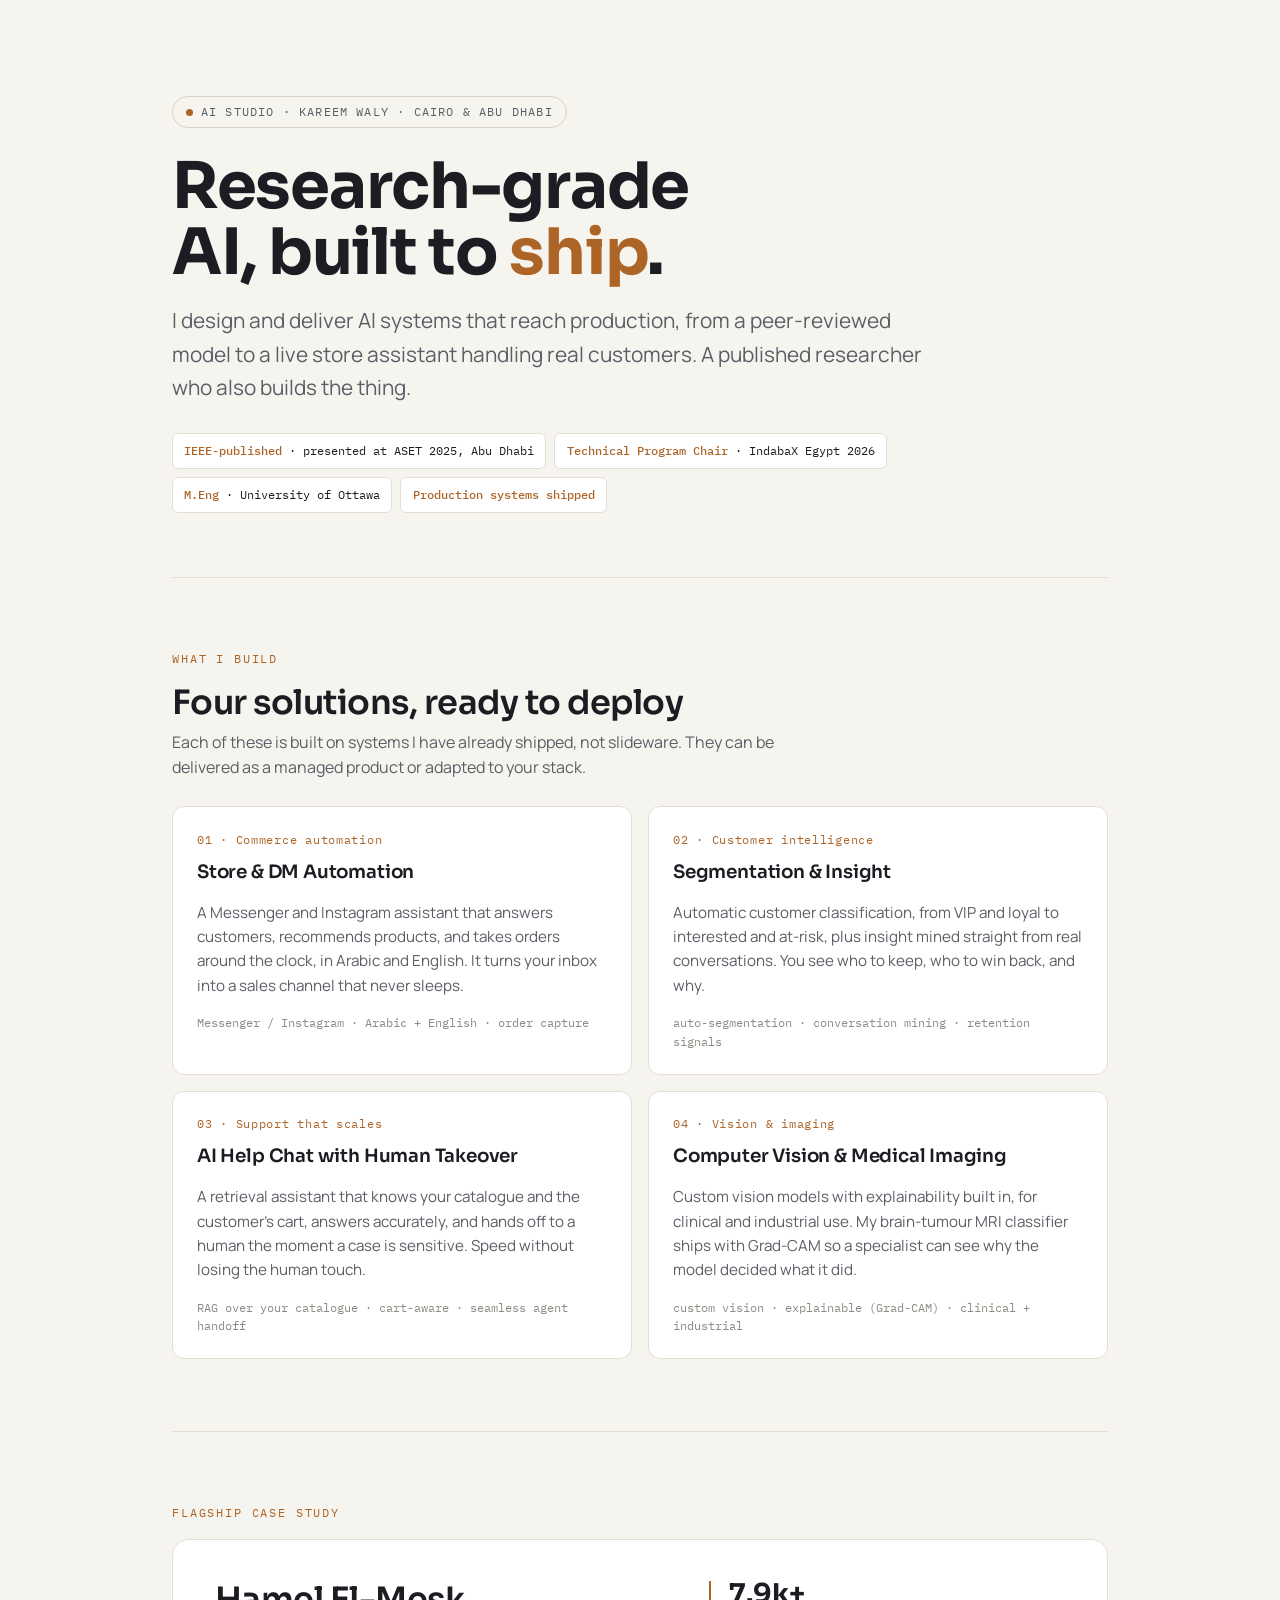
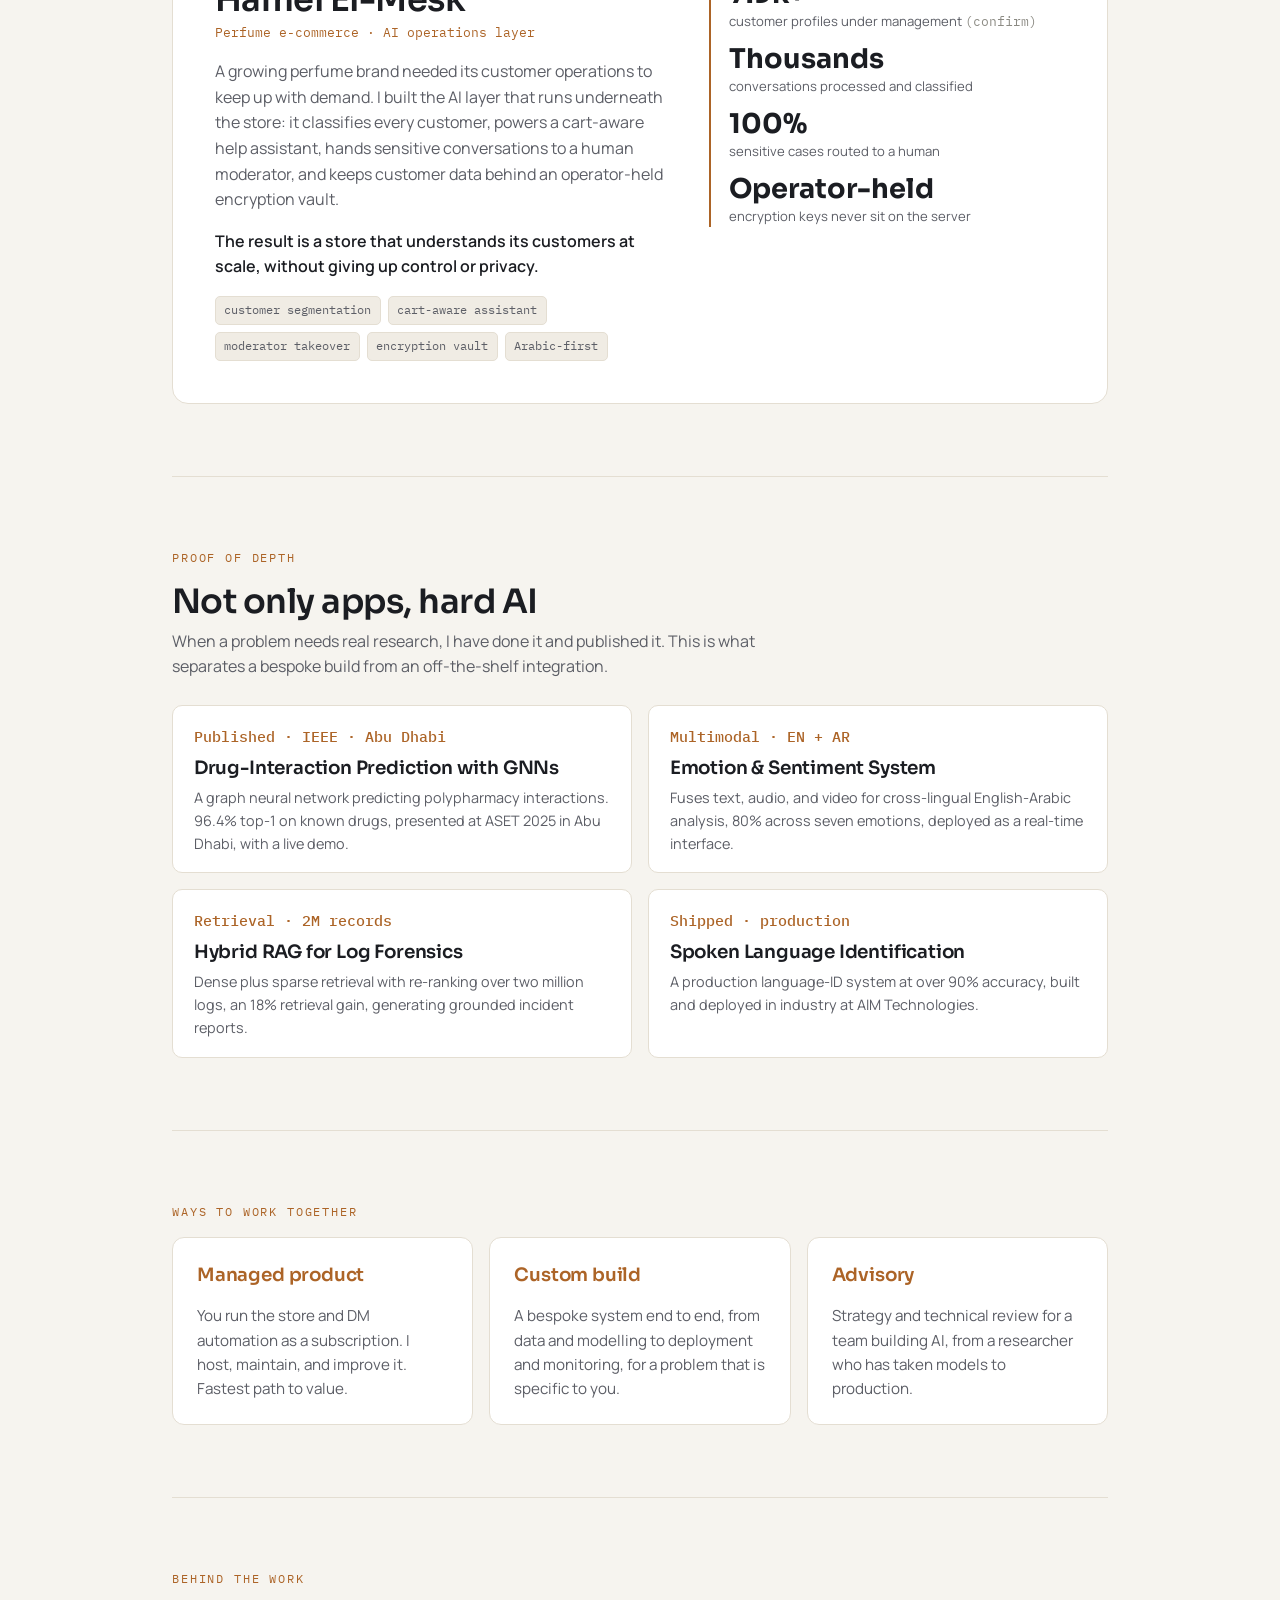
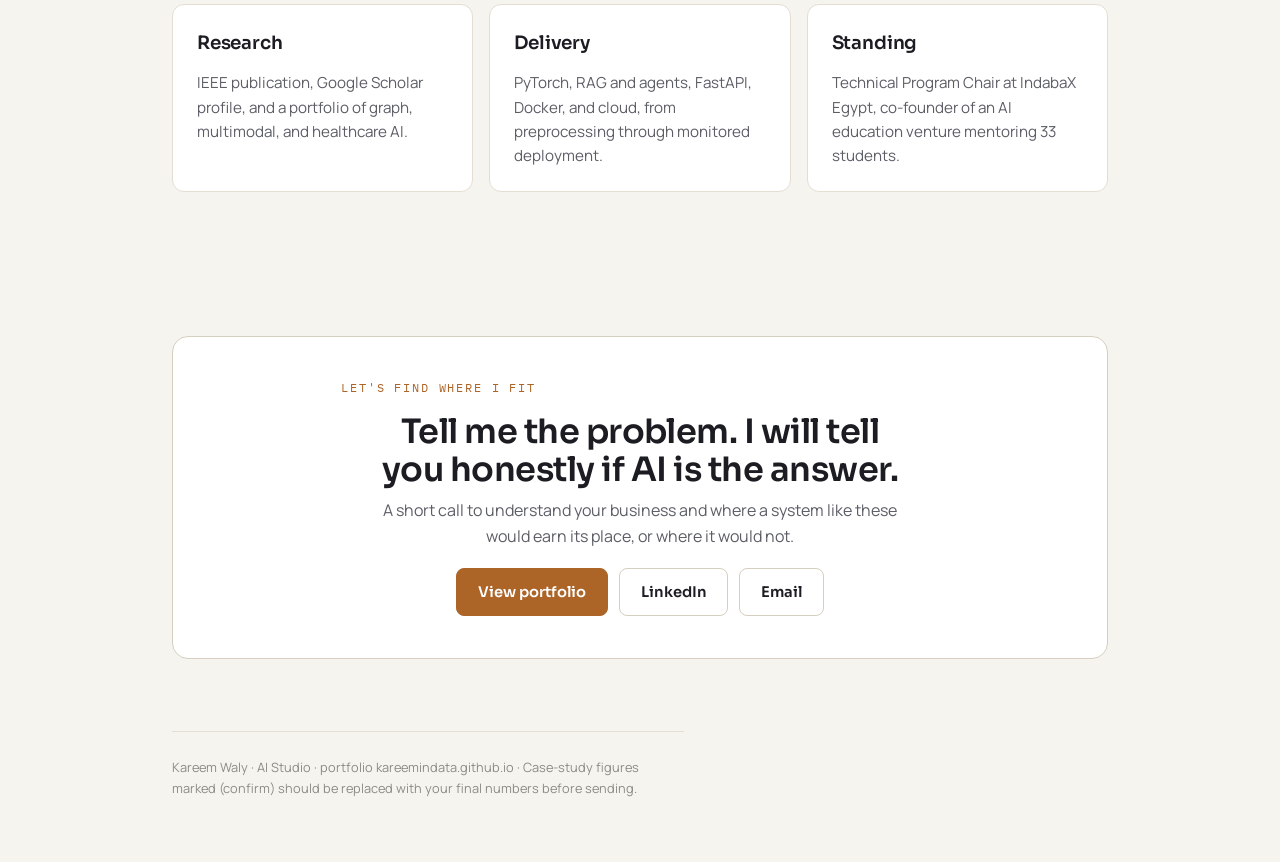
<file: studio/index.html>
<!doctype html>
<html lang="en">
<head>
<meta charset="utf-8">
<meta name="viewport" content="width=device-width, initial-scale=1">
<meta name="robots" content="noindex, nofollow, noarchive">
<meta property="og:type" content="website">
<meta property="og:title" content="Kareem Waly - AI Studio">
<meta property="og:description" content="Research-grade AI, built to ship. Four deployable solutions, a live e-commerce case study, and published research.">
<meta property="og:url" content="https://kareemindata.github.io/studio/">
<meta name="twitter:card" content="summary">
<title>Kareem Waly · AI Studio</title>
<link rel="preconnect" href="https://fonts.googleapis.com">
<link rel="preconnect" href="https://fonts.gstatic.com" crossorigin>
<link rel="stylesheet" href="https://fonts.googleapis.com/css2?family=Sora:wght@500;600;700&family=Manrope:wght@400;500;600&family=IBM+Plex+Mono:wght@400;500&display=swap">
<style>
  :root{
    --bg:#F6F4EF; --surface:#FFFFFF; --surface-2:#F0ECE4; --line:#E4DED2; --line-2:#D6CFBF;
    --ink:#1B1D22; --muted:#5C5E66; --faint:#8C8B84;
    --accent:#AC6427; --accent-2:#8A6A9A; --accent-soft:#F2E6D6; --on-accent:#FFFFFF;
    --ok:#3F7A55;
    --display:"Sora",-apple-system,BlinkMacSystemFont,sans-serif;
    --body:"Manrope",-apple-system,BlinkMacSystemFont,sans-serif;
    --mono:"IBM Plex Mono",ui-monospace,Menlo,monospace;
  }
  @media (prefers-color-scheme:dark){ :root:not([data-theme="light"]){
    --bg:#131519; --surface:#1B1E24; --surface-2:#23272F; --line:#2C313A; --line-2:#3A404A;
    --ink:#ECEDEF; --muted:#A3A7AF; --faint:#70747C;
    --accent:#D48D46; --accent-2:#B69BC6; --accent-soft:#241B12; --on-accent:#161309;
    --ok:#68B487;
  }}
  :root[data-theme="dark"]{
    --bg:#131519; --surface:#1B1E24; --surface-2:#23272F; --line:#2C313A; --line-2:#3A404A;
    --ink:#ECEDEF; --muted:#A3A7AF; --faint:#70747C;
    --accent:#D48D46; --accent-2:#B69BC6; --accent-soft:#241B12; --on-accent:#161309; --ok:#68B487;
  }
  :root[data-theme="light"]{
    --bg:#F6F4EF; --surface:#FFFFFF; --surface-2:#F0ECE4; --line:#E4DED2; --line-2:#D6CFBF;
    --ink:#1B1D22; --muted:#5C5E66; --faint:#8C8B84;
    --accent:#AC6427; --accent-2:#8A6A9A; --accent-soft:#F2E6D6; --on-accent:#FFFFFF; --ok:#3F7A55;
  }
  *{box-sizing:border-box}
  body{margin:0;background:var(--bg);color:var(--ink);font-family:var(--body);line-height:1.6;
    -webkit-font-smoothing:antialiased;text-rendering:optimizeLegibility;}
  .wrap{max-width:1000px;margin:0 auto;padding:0 clamp(1.1rem,4vw,2rem);}
  a{color:var(--accent);text-decoration:none;}
  section{padding:clamp(2.6rem,6vw,4.5rem) 0;border-top:1px solid var(--line);}
  .eyebrow{font-family:var(--mono);font-size:.72rem;letter-spacing:.16em;text-transform:uppercase;
    color:var(--accent);margin:0 0 1rem;}
  h1{font-family:var(--display);font-weight:700;font-size:clamp(2.2rem,6vw,4rem);line-height:1.04;
    letter-spacing:-.02em;text-wrap:balance;margin:0 0 1.1rem;}
  h2{font-family:var(--display);font-weight:600;font-size:clamp(1.5rem,3.4vw,2.1rem);line-height:1.12;
    letter-spacing:-.015em;text-wrap:balance;margin:0 0 .5rem;}
  h3{font-family:var(--display);font-weight:600;font-size:1.15rem;letter-spacing:-.01em;margin:0 0 .4rem;}
  p{margin:0 0 1rem;color:var(--muted);max-width:64ch;}
  .lede{font-size:clamp(1.05rem,2vw,1.3rem);color:var(--muted);max-width:60ch;}
  .ink{color:var(--ink);}

  /* hero */
  .hero{padding:clamp(3rem,8vw,6rem) 0 clamp(2.4rem,5vw,4rem);border-top:none;}
  .hero .tag{display:inline-flex;align-items:center;gap:.5rem;font-family:var(--mono);font-size:.74rem;
    letter-spacing:.1em;text-transform:uppercase;color:var(--muted);border:1px solid var(--line-2);
    border-radius:999px;padding:.35rem .8rem;margin-bottom:1.6rem;}
  .dotpulse{width:7px;height:7px;border-radius:50%;background:var(--accent);}
  .hero h1 .amp{color:var(--accent);}
  .credstrip{display:flex;flex-wrap:wrap;gap:.5rem;margin-top:1.8rem;}
  .cred{font-family:var(--mono);font-size:.76rem;color:var(--ink);background:var(--surface);
    border:1px solid var(--line);border-radius:6px;padding:.45rem .7rem;}
  .cred b{color:var(--accent);font-weight:500;}

  .grid{display:grid;gap:1rem;}
  .g2{grid-template-columns:repeat(2,1fr);}
  .g3{grid-template-columns:repeat(3,1fr);}
  @media (max-width:760px){ .g2,.g3{grid-template-columns:1fr;} }

  .card{background:var(--surface);border:1px solid var(--line);border-radius:12px;padding:1.4rem 1.5rem;
    display:flex;flex-direction:column;gap:.5rem;transition:border-color .18s,transform .18s;}
  .card:hover{border-color:var(--accent);transform:translateY(-2px);}
  .card .n{font-family:var(--mono);font-size:.75rem;color:var(--accent);letter-spacing:.06em;}
  .card p{margin:0;font-size:.95rem;}
  .card .use{margin-top:.5rem;font-family:var(--mono);font-size:.73rem;color:var(--faint);}

  .feature{background:var(--surface);border:1px solid var(--line);border-radius:16px;
    padding:clamp(1.6rem,4vw,2.6rem);display:grid;grid-template-columns:1.3fr 1fr;gap:2rem;align-items:start;}
  @media (max-width:820px){ .feature{grid-template-columns:1fr;} }
  .kpis{display:flex;flex-direction:column;gap:.9rem;border-left:2px solid var(--accent);padding-left:1.1rem;}
  .kpi .v{font-family:var(--display);font-weight:700;font-size:1.7rem;color:var(--ink);line-height:1;}
  .kpi .l{font-size:.82rem;color:var(--muted);margin-top:.15rem;}
  .chips{display:flex;flex-wrap:wrap;gap:.4rem;margin-top:.4rem;}
  .chip{font-family:var(--mono);font-size:.72rem;color:var(--muted);background:var(--surface-2);
    border:1px solid var(--line);border-radius:5px;padding:.28rem .55rem;}

  .proof{display:grid;grid-template-columns:repeat(2,1fr);gap:1rem;}
  @media (max-width:760px){ .proof{grid-template-columns:1fr;} }
  .pitem{border:1px solid var(--line);border-radius:10px;padding:1.1rem 1.3rem;background:var(--surface);}
  .pitem .m{font-family:var(--mono);font-size:.95rem;color:var(--accent);font-weight:500;}
  .pitem p{margin:.2rem 0 0;font-size:.9rem;}

  .eng{display:grid;grid-template-columns:repeat(3,1fr);gap:1rem;}
  @media (max-width:760px){ .eng{grid-template-columns:1fr;} }
  .eng .card h3{color:var(--accent);}

  .contact{background:var(--surface);border:1px solid var(--line-2);border-radius:16px;
    padding:clamp(1.6rem,4vw,2.6rem);text-align:center;}
  .btns{display:flex;flex-wrap:wrap;gap:.7rem;justify-content:center;margin-top:1.2rem;}
  .btn{font-family:var(--display);font-weight:600;font-size:.92rem;padding:.7rem 1.3rem;border-radius:8px;
    border:1px solid var(--line-2);color:var(--ink);}
  .btn.primary{background:var(--accent);color:var(--on-accent);border-color:var(--accent);}
  a:focus-visible,.btn:focus-visible{outline:2px solid var(--accent);outline-offset:3px;}
  .mono{font-family:var(--mono);}
  .foot{color:var(--faint);font-size:.8rem;padding:1.6rem 0 3rem;border-top:1px solid var(--line);}
  @media (prefers-reduced-motion:reduce){ *{transition:none!important;} }
</style>
<style>img{max-width:100%}[hidden]{display:none!important}</style>
</head>
<body>


<div class="wrap">

  <header class="hero">
    <span class="tag"><span class="dotpulse"></span> AI Studio · Kareem Waly · Cairo &amp; Abu Dhabi</span>
    <h1>Research-grade AI, built to <span class="amp">ship</span>.</h1>
    <p class="lede">I design and deliver AI systems that reach production, from a peer-reviewed model to a live store assistant handling real customers. A published researcher who also builds the thing.</p>
    <div class="credstrip">
      <span class="cred"><b>IEEE-published</b> · presented at ASET 2025, Abu Dhabi</span>
      <span class="cred"><b>Technical Program Chair</b> · IndabaX Egypt 2026</span>
      <span class="cred"><b>M.Eng</b> · University of Ottawa</span>
      <span class="cred"><b>Production systems shipped</b></span>
    </div>
  </header>

  <section>
    <p class="eyebrow">What I build</p>
    <h2 class="ink">Four solutions, ready to deploy</h2>
    <p>Each of these is built on systems I have already shipped, not slideware. They can be delivered as a managed product or adapted to your stack.</p>
    <div class="grid g2" style="margin-top:1.6rem">
      <div class="card">
        <span class="n">01 · Commerce automation</span>
        <h3>Store &amp; DM Automation</h3>
        <p>A Messenger and Instagram assistant that answers customers, recommends products, and takes orders around the clock, in Arabic and English. It turns your inbox into a sales channel that never sleeps.</p>
        <span class="use">Messenger / Instagram · Arabic + English · order capture</span>
      </div>
      <div class="card">
        <span class="n">02 · Customer intelligence</span>
        <h3>Segmentation &amp; Insight</h3>
        <p>Automatic customer classification, from VIP and loyal to interested and at-risk, plus insight mined straight from real conversations. You see who to keep, who to win back, and why.</p>
        <span class="use">auto-segmentation · conversation mining · retention signals</span>
      </div>
      <div class="card">
        <span class="n">03 · Support that scales</span>
        <h3>AI Help Chat with Human Takeover</h3>
        <p>A retrieval assistant that knows your catalogue and the customer's cart, answers accurately, and hands off to a human the moment a case is sensitive. Speed without losing the human touch.</p>
        <span class="use">RAG over your catalogue · cart-aware · seamless agent handoff</span>
      </div>
      <div class="card">
        <span class="n">04 · Vision &amp; imaging</span>
        <h3>Computer Vision &amp; Medical Imaging</h3>
        <p>Custom vision models with explainability built in, for clinical and industrial use. My brain-tumour MRI classifier ships with Grad-CAM so a specialist can see why the model decided what it did.</p>
        <span class="use">custom vision · explainable (Grad-CAM) · clinical + industrial</span>
      </div>
    </div>
  </section>

  <section>
    <p class="eyebrow">Flagship case study</p>
    <div class="feature">
      <div>
        <h2 class="ink">Hamel El-Mesk</h2>
        <p style="color:var(--accent);font-family:var(--mono);font-size:.82rem;margin:-.3rem 0 1rem">Perfume e-commerce · AI operations layer</p>
        <p>A growing perfume brand needed its customer operations to keep up with demand. I built the AI layer that runs underneath the store: it classifies every customer, powers a cart-aware help assistant, hands sensitive conversations to a human moderator, and keeps customer data behind an operator-held encryption vault.</p>
        <p class="ink" style="font-weight:600">The result is a store that understands its customers at scale, without giving up control or privacy.</p>
        <div class="chips">
          <span class="chip">customer segmentation</span>
          <span class="chip">cart-aware assistant</span>
          <span class="chip">moderator takeover</span>
          <span class="chip">encryption vault</span>
          <span class="chip">Arabic-first</span>
        </div>
      </div>
      <div class="kpis">
        <div class="kpi"><div class="v">7.9k+</div><div class="l">customer profiles under management <span class="mono" style="color:var(--faint)">(confirm)</span></div></div>
        <div class="kpi"><div class="v">Thousands</div><div class="l">conversations processed and classified</div></div>
        <div class="kpi"><div class="v">100%</div><div class="l">sensitive cases routed to a human</div></div>
        <div class="kpi"><div class="v">Operator-held</div><div class="l">encryption keys never sit on the server</div></div>
      </div>
    </div>
  </section>

  <section>
    <p class="eyebrow">Proof of depth</p>
    <h2 class="ink">Not only apps, hard AI</h2>
    <p>When a problem needs real research, I have done it and published it. This is what separates a bespoke build from an off-the-shelf integration.</p>
    <div class="proof" style="margin-top:1.6rem">
      <div class="pitem">
        <div class="m">Published · IEEE · Abu Dhabi</div>
        <h3 style="margin:.3rem 0 .1rem">Drug-Interaction Prediction with GNNs</h3>
        <p>A graph neural network predicting polypharmacy interactions. 96.4% top-1 on known drugs, presented at ASET 2025 in Abu Dhabi, with a live demo.</p>
      </div>
      <div class="pitem">
        <div class="m">Multimodal · EN + AR</div>
        <h3 style="margin:.3rem 0 .1rem">Emotion &amp; Sentiment System</h3>
        <p>Fuses text, audio, and video for cross-lingual English-Arabic analysis, 80% across seven emotions, deployed as a real-time interface.</p>
      </div>
      <div class="pitem">
        <div class="m">Retrieval · 2M records</div>
        <h3 style="margin:.3rem 0 .1rem">Hybrid RAG for Log Forensics</h3>
        <p>Dense plus sparse retrieval with re-ranking over two million logs, an 18% retrieval gain, generating grounded incident reports.</p>
      </div>
      <div class="pitem">
        <div class="m">Shipped · production</div>
        <h3 style="margin:.3rem 0 .1rem">Spoken Language Identification</h3>
        <p>A production language-ID system at over 90% accuracy, built and deployed in industry at AIM Technologies.</p>
      </div>
    </div>
  </section>

  <section>
    <p class="eyebrow">Ways to work together</p>
    <div class="eng">
      <div class="card">
        <h3>Managed product</h3>
        <p>You run the store and DM automation as a subscription. I host, maintain, and improve it. Fastest path to value.</p>
      </div>
      <div class="card">
        <h3>Custom build</h3>
        <p>A bespoke system end to end, from data and modelling to deployment and monitoring, for a problem that is specific to you.</p>
      </div>
      <div class="card">
        <h3>Advisory</h3>
        <p>Strategy and technical review for a team building AI, from a researcher who has taken models to production.</p>
      </div>
    </div>
  </section>

  <section>
    <p class="eyebrow">Behind the work</p>
    <div class="grid g3">
      <div class="card"><h3>Research</h3><p>IEEE publication, Google Scholar profile, and a portfolio of graph, multimodal, and healthcare AI.</p></div>
      <div class="card"><h3>Delivery</h3><p>PyTorch, RAG and agents, FastAPI, Docker, and cloud, from preprocessing through monitored deployment.</p></div>
      <div class="card"><h3>Standing</h3><p>Technical Program Chair at IndabaX Egypt, co-founder of an AI education venture mentoring 33 students.</p></div>
    </div>
  </section>

  <section style="border-top:none">
    <div class="contact">
      <p class="eyebrow" style="text-align:center">Let's find where I fit</p>
      <h2 class="ink" style="max-width:22ch;margin:0 auto .6rem">Tell me the problem. I will tell you honestly if AI is the answer.</h2>
      <p style="margin:0 auto;max-width:52ch">A short call to understand your business and where a system like these would earn its place, or where it would not.</p>
      <div class="btns">
        <a class="btn primary" href="https://kareemindata.github.io">View portfolio</a>
        <a class="btn" href="https://linkedin.com/in/kareemindata">LinkedIn</a>
        <a class="btn" href="mailto:kwaly008@uottawa.ca">Email</a>
      </div>
    </div>
  </section>

  <p class="foot">Kareem Waly · AI Studio · portfolio kareemindata.github.io · Case-study figures marked (confirm) should be replaced with your final numbers before sending.</p>
</div>

</body>
</html>
</file>
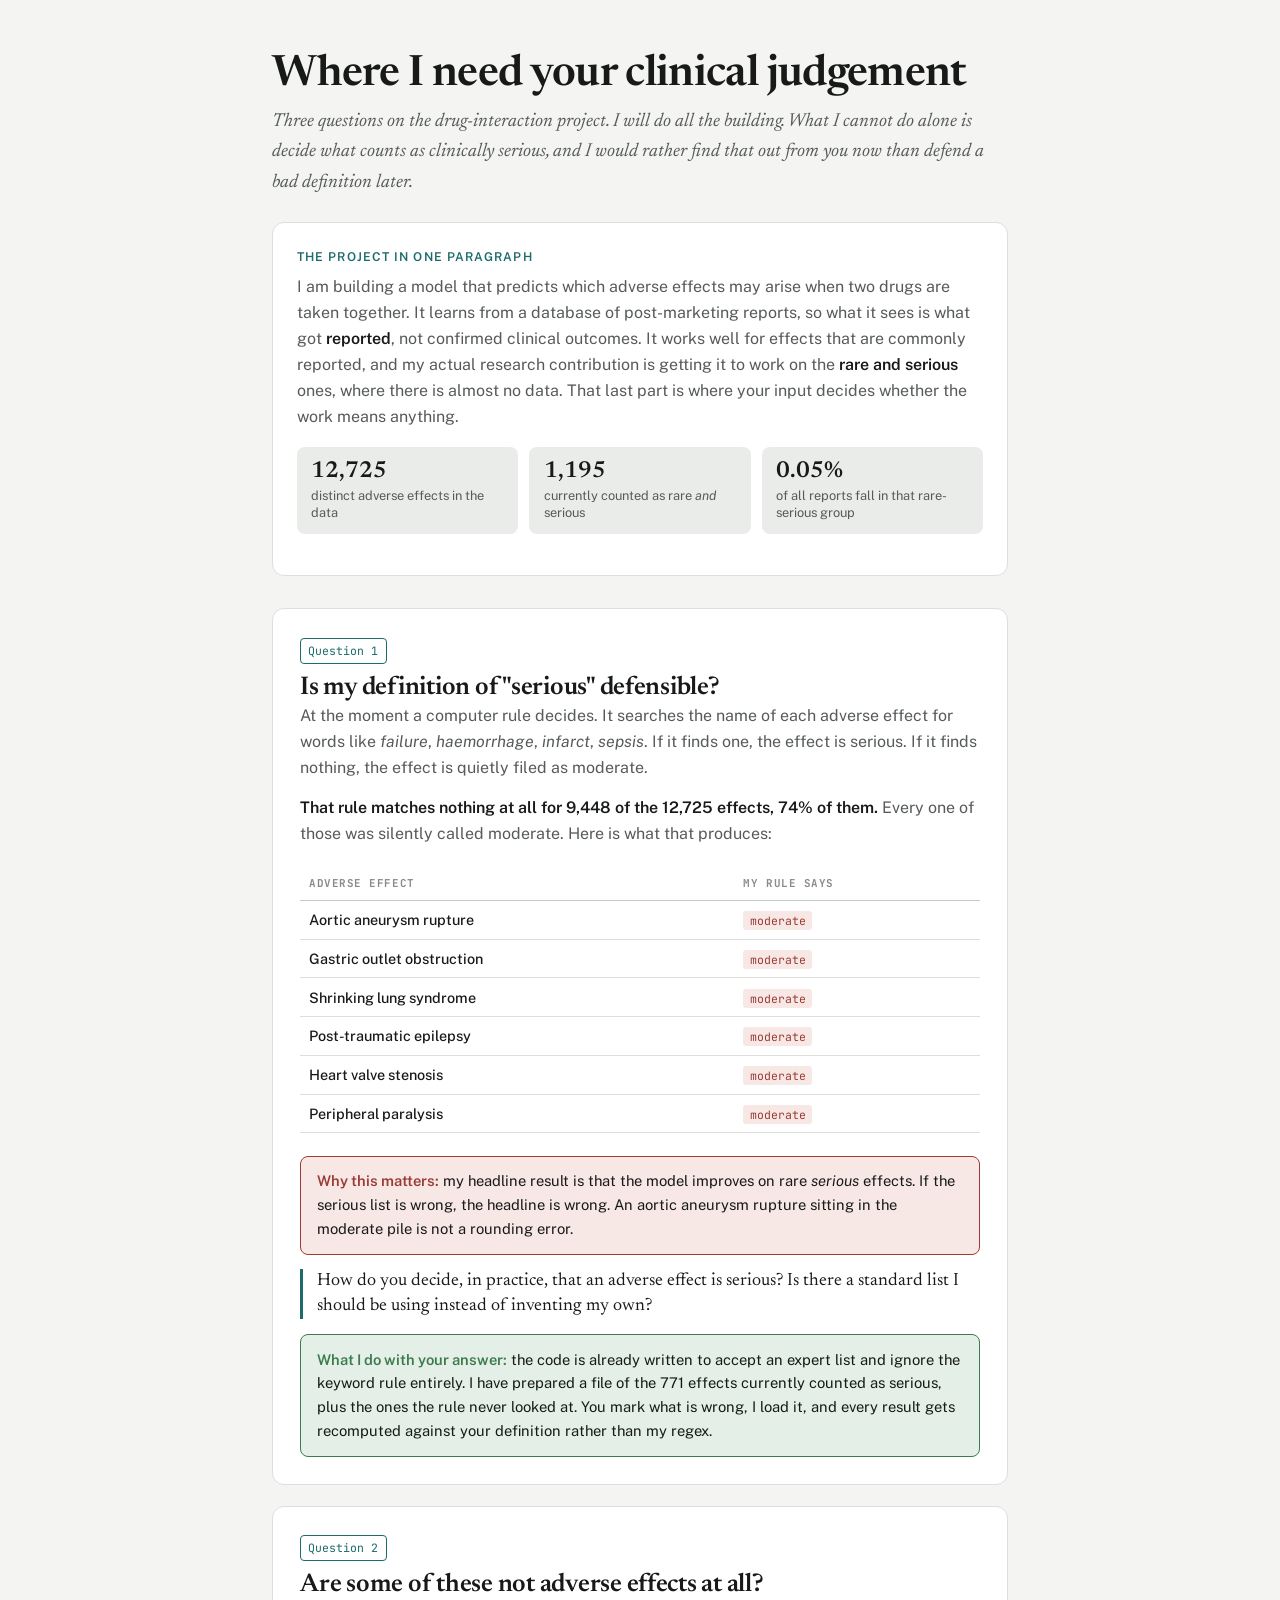
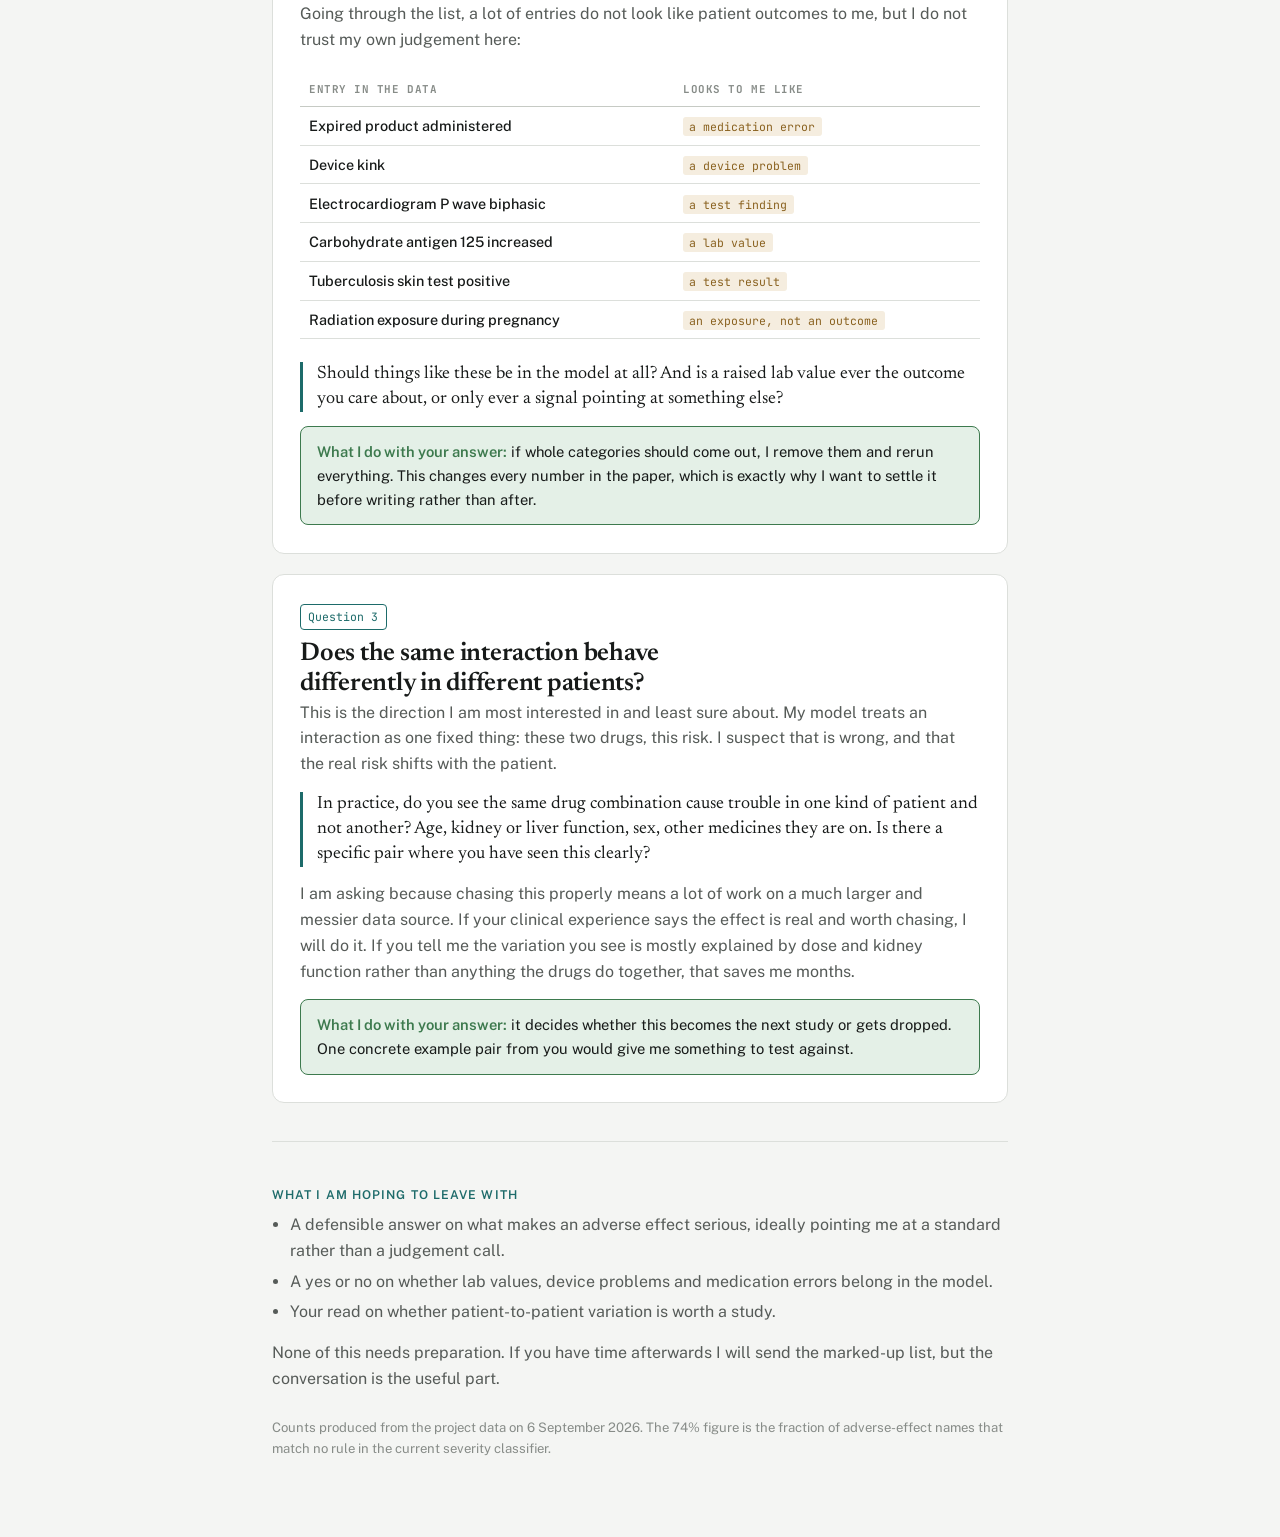
<file: research/clinical-review/index.html>
<!doctype html>
<html lang="en">
<head>
<meta charset="utf-8">
<meta name="viewport" content="width=device-width, initial-scale=1">
<meta name="robots" content="noindex, nofollow, noarchive">
<meta property="og:type" content="article">
<meta property="og:title" content="PrecisionDDI Clinical Review">
<meta property="og:description" content="Three questions where the drug-interaction project needs clinical judgement.">
<meta property="og:url" content="https://kareemindata.github.io/research/clinical-review/">
<title>PrecisionDDI Clinical Review</title>
<link rel="preconnect" href="https://fonts.googleapis.com">
<link rel="preconnect" href="https://fonts.gstatic.com" crossorigin>
<link rel="stylesheet" href="https://fonts.googleapis.com/css2?family=Newsreader:ital,opsz,wght@0,6..72,400;0,6..72,600;1,6..72,400&family=Public+Sans:wght@400;500;600&family=JetBrains+Mono:wght@400;500&display=swap">
<style>
  :root{
    --bg:#F4F5F3; --surface:#FFFFFF; --surface-2:#EAECE9; --line:#DCDFDB; --line-2:#C6CAC4;
    --ink:#171A19; --muted:#565B58; --faint:#878C88;
    --accent:#1D6B6A; --accent-soft:#E2EFEE;
    --stop:#9B3B33; --stop-soft:#F7E8E6;
    --warn:#8A6220; --warn-soft:#F5EDDF;
    --ok:#3D7A4E; --ok-soft:#E4F0E7;
    --display:"Newsreader",Georgia,serif;
    --body:"Public Sans",-apple-system,BlinkMacSystemFont,sans-serif;
    --mono:"JetBrains Mono",ui-monospace,Consolas,monospace;
  }
  @media (prefers-color-scheme:dark){ :root:not([data-theme="light"]){
    --bg:#131614; --surface:#1B1F1D; --surface-2:#232825; --line:#2E3431; --line-2:#3C433F;
    --ink:#E9ECEA; --muted:#A0A6A2; --faint:#6E7470;
    --accent:#4FB3B0; --accent-soft:#122A29;
    --stop:#D97970; --stop-soft:#2A1614;
    --warn:#D3A055; --warn-soft:#26200F;
    --ok:#6FBE84; --ok-soft:#152318;
  }}
  :root[data-theme="dark"]{
    --bg:#131614; --surface:#1B1F1D; --surface-2:#232825; --line:#2E3431; --line-2:#3C433F;
    --ink:#E9ECEA; --muted:#A0A6A2; --faint:#6E7470;
    --accent:#4FB3B0; --accent-soft:#122A29;
    --stop:#D97970; --stop-soft:#2A1614;
    --warn:#D3A055; --warn-soft:#26200F;
    --ok:#6FBE84; --ok-soft:#152318;
  }
  :root[data-theme="light"]{
    --bg:#F4F5F3; --surface:#FFFFFF; --surface-2:#EAECE9; --line:#DCDFDB; --line-2:#C6CAC4;
    --ink:#171A19; --muted:#565B58; --faint:#878C88;
    --accent:#1D6B6A; --accent-soft:#E2EFEE;
    --stop:#9B3B33; --stop-soft:#F7E8E6;
    --warn:#8A6220; --warn-soft:#F5EDDF;
    --ok:#3D7A4E; --ok-soft:#E4F0E7;
  }
  *{box-sizing:border-box}
  body{margin:0;background:var(--bg);color:var(--ink);font-family:var(--body);
    line-height:1.62;-webkit-font-smoothing:antialiased;}
  .wrap{max-width:800px;margin:0 auto;padding:clamp(1.6rem,4vw,3.2rem) clamp(1.1rem,4vw,2rem) 4rem;}
  h1{font-family:var(--display);font-weight:600;font-size:clamp(1.9rem,4.6vw,2.7rem);
    line-height:1.1;letter-spacing:-.015em;margin:0 0 .5rem;text-wrap:balance;}
  h2{font-family:var(--display);font-weight:600;font-size:clamp(1.25rem,2.6vw,1.6rem);
    line-height:1.18;margin:0;letter-spacing:-.01em;text-wrap:balance;}
  h3{font-family:var(--body);font-weight:600;font-size:.76rem;text-transform:uppercase;
    letter-spacing:.09em;color:var(--accent);margin:1.3rem 0 .45rem;}
  p{margin:0 0 .85rem;color:var(--muted);}
  .sub{font-family:var(--display);font-style:italic;font-size:clamp(1rem,2vw,1.18rem);
    color:var(--muted);margin:0 0 1.5rem;}
  .ink{color:var(--ink)} b{color:var(--ink);font-weight:600}
  ul{margin:0 0 .9rem;padding-left:1.15rem;color:var(--muted)} li{margin:.3rem 0}
  code{font-family:var(--mono);font-size:.86em;background:var(--surface-2);
    padding:.1em .35em;border-radius:3px;color:var(--ink);}

  .intro{background:var(--surface);border:1px solid var(--line);border-radius:12px;
    padding:clamp(1rem,3vw,1.5rem);margin:0 0 2rem;}
  .intro p:last-child{margin-bottom:0}

  .item{background:var(--surface);border:1px solid var(--line);border-radius:12px;
    padding:clamp(1.1rem,3vw,1.7rem);margin:0 0 1.3rem;}
  .item .n{display:inline-block;font-family:var(--mono);font-size:.72rem;color:var(--accent);
    border:1px solid var(--accent);border-radius:4px;padding:.15rem .45rem;margin-bottom:.6rem;}
  .ask{font-family:var(--display);font-size:1.12rem;color:var(--ink);line-height:1.4;
    border-left:3px solid var(--accent);padding-left:.85rem;margin:.9rem 0;}

  table{border-collapse:collapse;width:100%;font-size:.9rem;margin:.5rem 0;}
  th,td{border-bottom:1px solid var(--line);padding:.45rem .55rem;text-align:left;color:var(--muted);}
  th{font-family:var(--mono);font-size:.68rem;text-transform:uppercase;letter-spacing:.05em;
    color:var(--faint);border-bottom:1px solid var(--line-2);}
  td.se{color:var(--ink);font-weight:500}
  .tag{font-family:var(--mono);font-size:.72rem;padding:.12rem .4rem;border-radius:3px;
    white-space:nowrap;}
  .tag.bad{background:var(--stop-soft);color:var(--stop)}
  .tag.mid{background:var(--warn-soft);color:var(--warn)}
  .scroll{overflow-x:auto}

  .stat{display:grid;grid-template-columns:repeat(3,1fr);gap:.7rem;margin:1.1rem 0;}
  @media (max-width:640px){.stat{grid-template-columns:1fr}}
  .s{background:var(--surface-2);border-radius:8px;padding:.75rem .9rem;}
  .s .v{font-family:var(--display);font-size:1.45rem;font-weight:600;color:var(--ink);
    line-height:1.1;font-variant-numeric:tabular-nums;}
  .s .l{font-size:.8rem;color:var(--muted);margin-top:.15rem;line-height:1.35}
  .flag{background:var(--stop-soft);border:1px solid var(--stop);border-radius:8px;
    padding:.8rem 1rem;margin:.9rem 0 0;font-size:.92rem;color:var(--ink);}
  .flag b{color:var(--stop)}
  .use{background:var(--ok-soft);border:1px solid var(--ok);border-radius:8px;
    padding:.8rem 1rem;margin:.9rem 0 0;font-size:.92rem;color:var(--ink);}
  .use b{color:var(--ok)}
  .close{border-top:1px solid var(--line);margin-top:2.4rem;padding-top:1.4rem;}
  .foot{color:var(--faint);font-size:.82rem;margin-top:1.6rem;}
</style>
<style>img{max-width:100%}[hidden]{display:none!important}</style>
</head>
<body>


<div class="wrap">

  <h1>Where I need your clinical judgement</h1>
  <p class="sub">Three questions on the drug-interaction project. I will do all the building. What I cannot do alone is decide what counts as clinically serious, and I would rather find that out from you now than defend a bad definition later.</p>

  <div class="intro">
    <h3 style="margin-top:0">The project in one paragraph</h3>
    <p>I am building a model that predicts which adverse effects may arise when two drugs are taken together. It learns from a database of post-marketing reports, so what it sees is what got <b>reported</b>, not confirmed clinical outcomes. It works well for effects that are commonly reported, and my actual research contribution is getting it to work on the <b>rare and serious</b> ones, where there is almost no data. That last part is where your input decides whether the work means anything.</p>
    <div class="stat">
      <div class="s"><div class="v">12,725</div><div class="l">distinct adverse effects in the data</div></div>
      <div class="s"><div class="v">1,195</div><div class="l">currently counted as rare <i>and</i> serious</div></div>
      <div class="s"><div class="v">0.05%</div><div class="l">of all reports fall in that rare-serious group</div></div>
    </div>
  </div>

  <!-- 1 -->
  <div class="item">
    <span class="n">Question 1</span>
    <h2>Is my definition of "serious" defensible?</h2>
    <p>At the moment a computer rule decides. It searches the name of each adverse effect for words like <i>failure</i>, <i>haemorrhage</i>, <i>infarct</i>, <i>sepsis</i>. If it finds one, the effect is serious. If it finds nothing, the effect is quietly filed as moderate.</p>
    <p><b>That rule matches nothing at all for 9,448 of the 12,725 effects, 74% of them.</b> Every one of those was silently called moderate. Here is what that produces:</p>
    <div class="scroll">
      <table>
        <tr><th>Adverse effect</th><th>My rule says</th></tr>
        <tr><td class="se">Aortic aneurysm rupture</td><td><span class="tag bad">moderate</span></td></tr>
        <tr><td class="se">Gastric outlet obstruction</td><td><span class="tag bad">moderate</span></td></tr>
        <tr><td class="se">Shrinking lung syndrome</td><td><span class="tag bad">moderate</span></td></tr>
        <tr><td class="se">Post-traumatic epilepsy</td><td><span class="tag bad">moderate</span></td></tr>
        <tr><td class="se">Heart valve stenosis</td><td><span class="tag bad">moderate</span></td></tr>
        <tr><td class="se">Peripheral paralysis</td><td><span class="tag bad">moderate</span></td></tr>
      </table>
    </div>
    <div class="flag"><b>Why this matters:</b> my headline result is that the model improves on rare <i>serious</i> effects. If the serious list is wrong, the headline is wrong. An aortic aneurysm rupture sitting in the moderate pile is not a rounding error.</div>
    <p class="ask">How do you decide, in practice, that an adverse effect is serious? Is there a standard list I should be using instead of inventing my own?</p>
    <div class="use"><b>What I do with your answer:</b> the code is already written to accept an expert list and ignore the keyword rule entirely. I have prepared a file of the 771 effects currently counted as serious, plus the ones the rule never looked at. You mark what is wrong, I load it, and every result gets recomputed against your definition rather than my regex.</div>
  </div>

  <!-- 2 -->
  <div class="item">
    <span class="n">Question 2</span>
    <h2>Are some of these not adverse effects at all?</h2>
    <p>Going through the list, a lot of entries do not look like patient outcomes to me, but I do not trust my own judgement here:</p>
    <div class="scroll">
      <table>
        <tr><th>Entry in the data</th><th>Looks to me like</th></tr>
        <tr><td class="se">Expired product administered</td><td><span class="tag mid">a medication error</span></td></tr>
        <tr><td class="se">Device kink</td><td><span class="tag mid">a device problem</span></td></tr>
        <tr><td class="se">Electrocardiogram P wave biphasic</td><td><span class="tag mid">a test finding</span></td></tr>
        <tr><td class="se">Carbohydrate antigen 125 increased</td><td><span class="tag mid">a lab value</span></td></tr>
        <tr><td class="se">Tuberculosis skin test positive</td><td><span class="tag mid">a test result</span></td></tr>
        <tr><td class="se">Radiation exposure during pregnancy</td><td><span class="tag mid">an exposure, not an outcome</span></td></tr>
      </table>
    </div>
    <p class="ask">Should things like these be in the model at all? And is a raised lab value ever the outcome you care about, or only ever a signal pointing at something else?</p>
    <div class="use"><b>What I do with your answer:</b> if whole categories should come out, I remove them and rerun everything. This changes every number in the paper, which is exactly why I want to settle it before writing rather than after.</div>
  </div>

  <!-- 3 -->
  <div class="item">
    <span class="n">Question 3</span>
    <h2>Does the same interaction behave differently in different patients?</h2>
    <p>This is the direction I am most interested in and least sure about. My model treats an interaction as one fixed thing: these two drugs, this risk. I suspect that is wrong, and that the real risk shifts with the patient.</p>
    <p class="ask">In practice, do you see the same drug combination cause trouble in one kind of patient and not another? Age, kidney or liver function, sex, other medicines they are on. Is there a specific pair where you have seen this clearly?</p>
    <p>I am asking because chasing this properly means a lot of work on a much larger and messier data source. If your clinical experience says the effect is real and worth chasing, I will do it. If you tell me the variation you see is mostly explained by dose and kidney function rather than anything the drugs do together, that saves me months.</p>
    <div class="use"><b>What I do with your answer:</b> it decides whether this becomes the next study or gets dropped. One concrete example pair from you would give me something to test against.</div>
  </div>

  <div class="close">
    <h3>What I am hoping to leave with</h3>
    <ul>
      <li>A defensible answer on what makes an adverse effect serious, ideally pointing me at a standard rather than a judgement call.</li>
      <li>A yes or no on whether lab values, device problems and medication errors belong in the model.</li>
      <li>Your read on whether patient-to-patient variation is worth a study.</li>
    </ul>
    <p>None of this needs preparation. If you have time afterwards I will send the marked-up list, but the conversation is the useful part.</p>
    <p class="foot">Counts produced from the project data on 6 September 2026. The 74% figure is the fraction of adverse-effect names that match no rule in the current severity classifier.</p>
  </div>
</div>

</body>
</html>
</file>
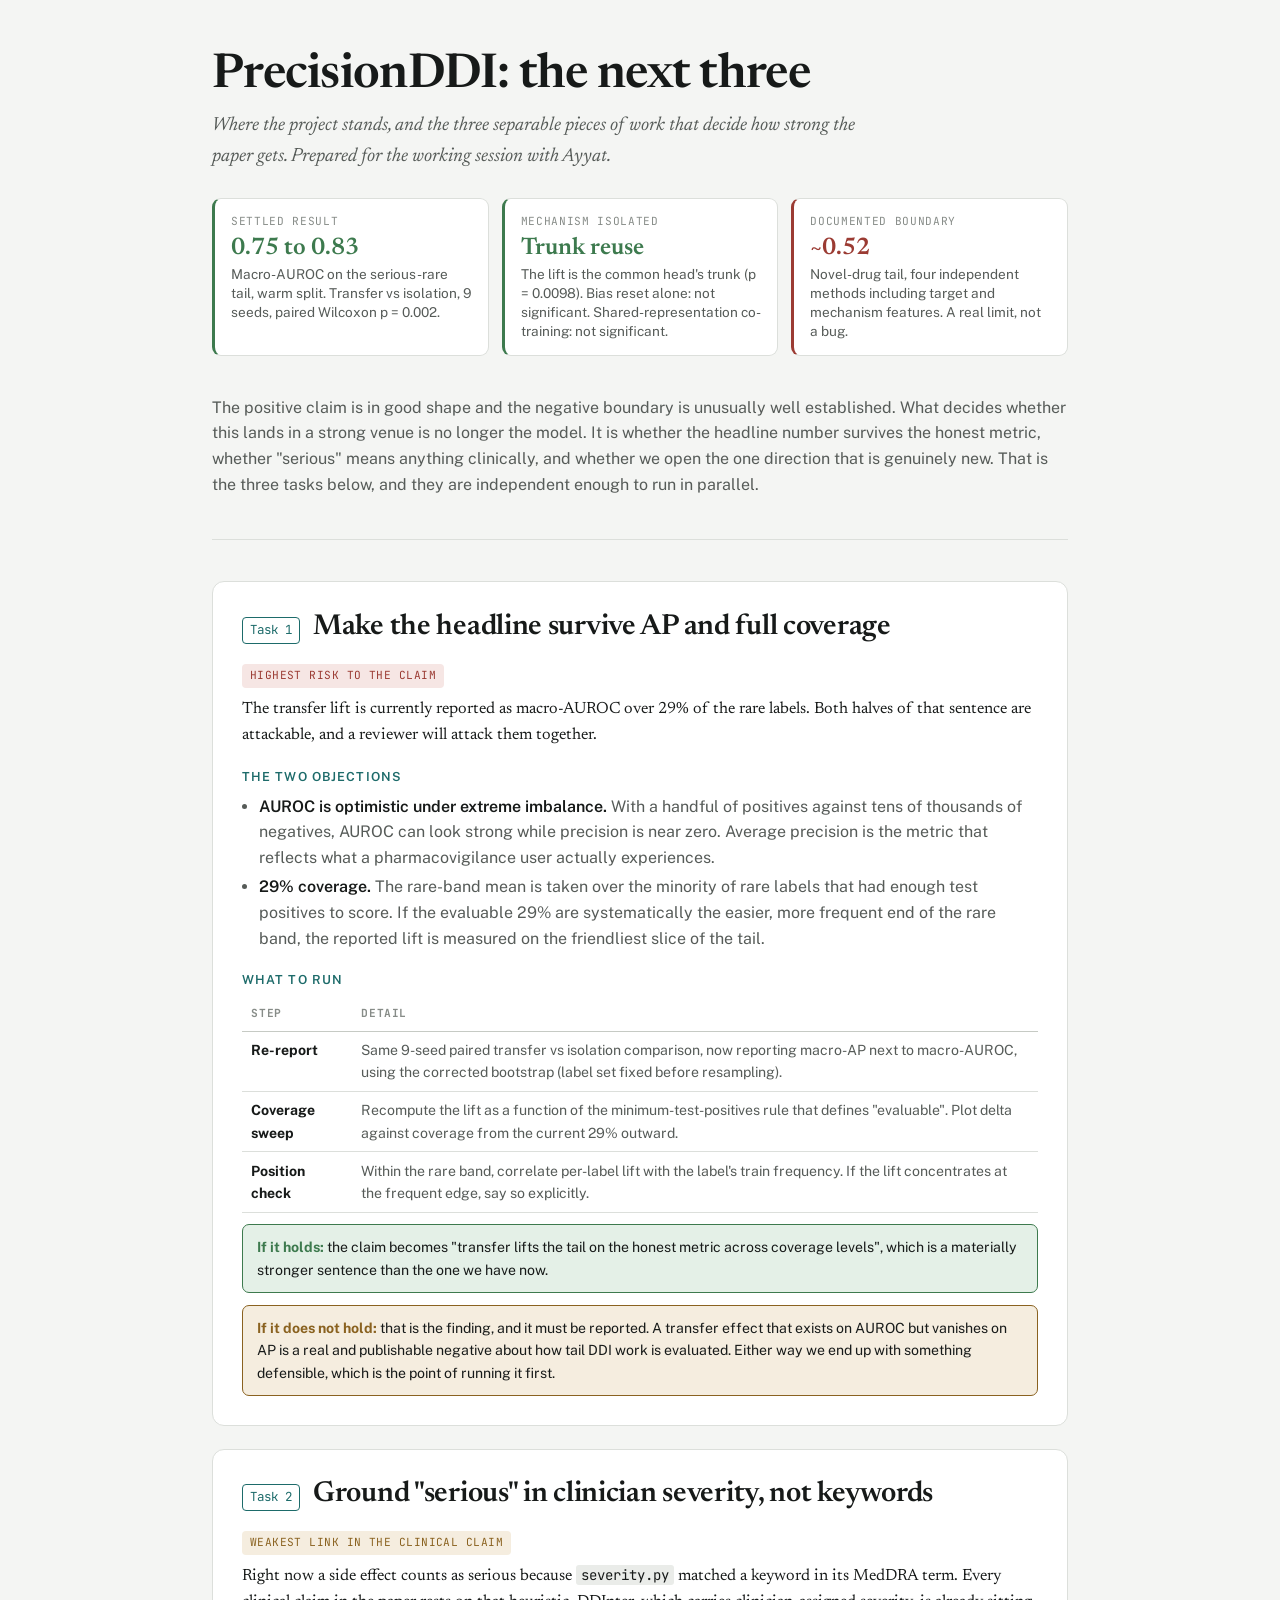
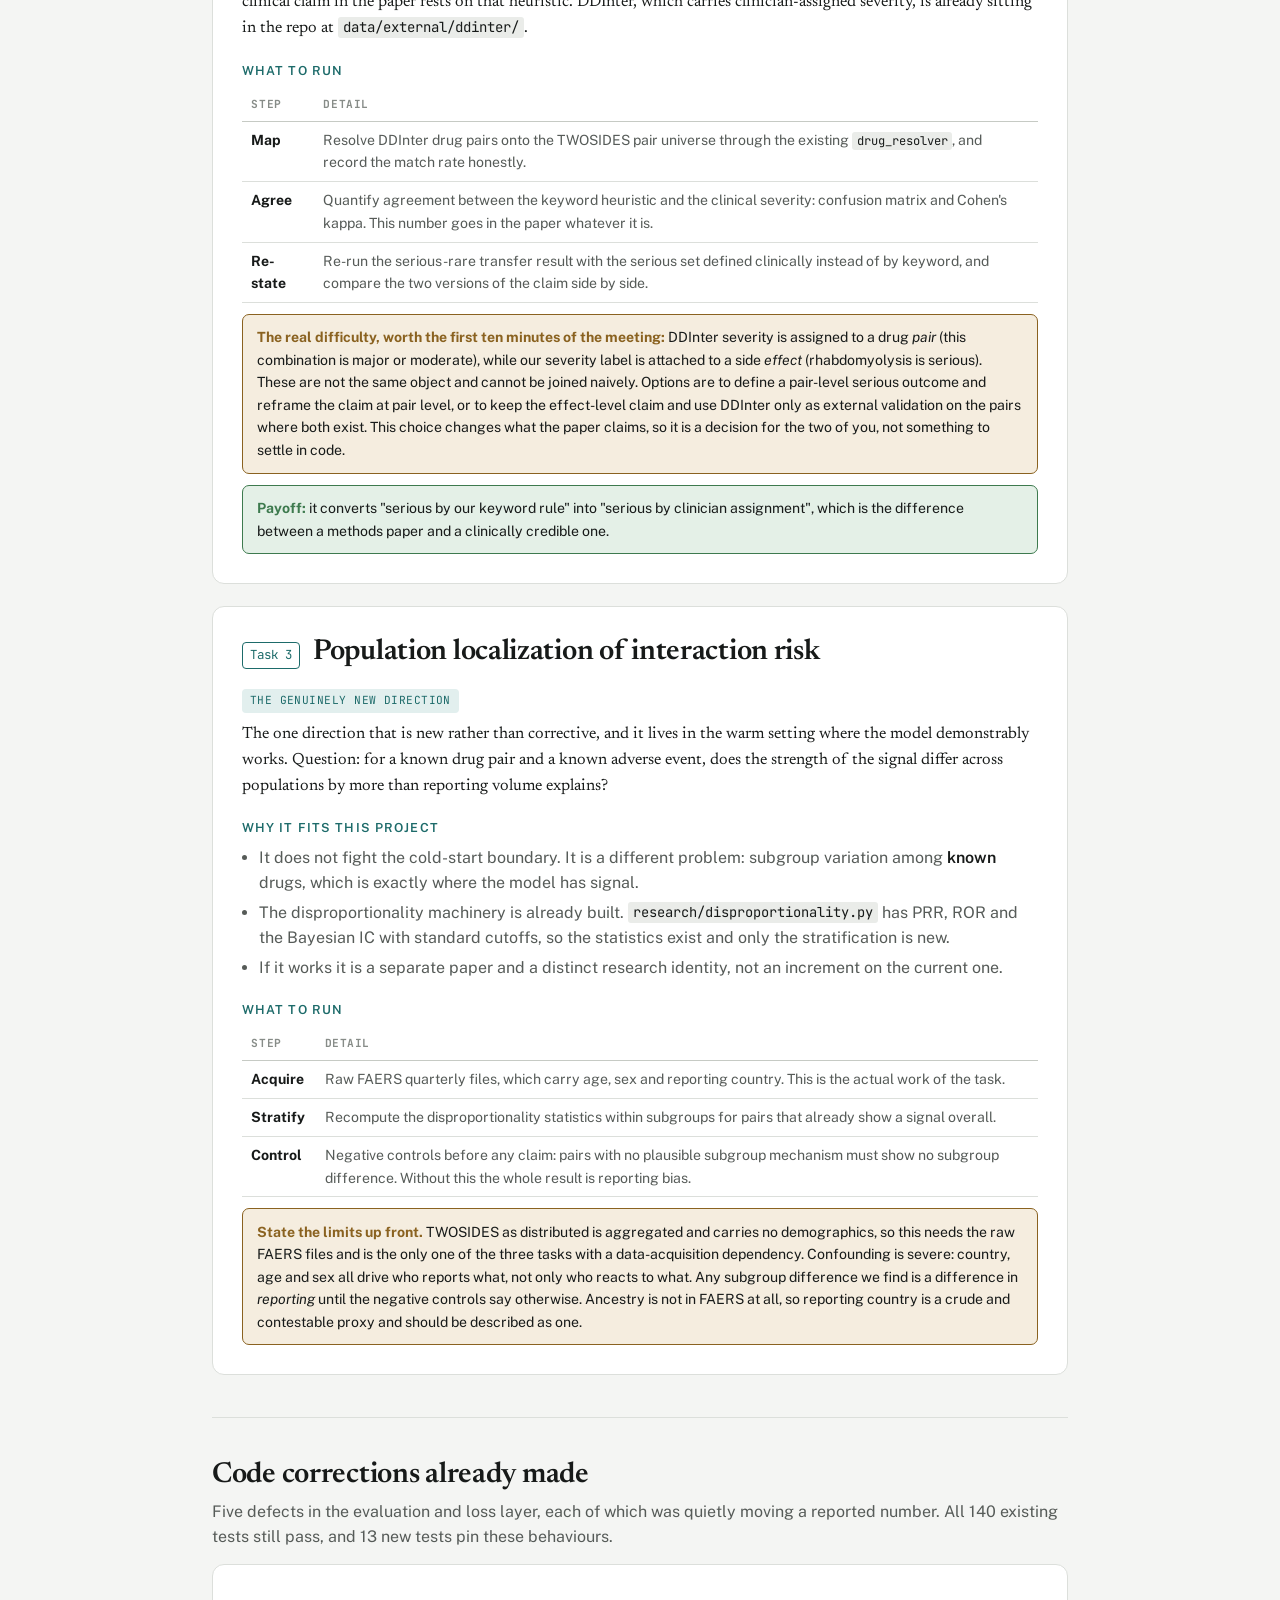
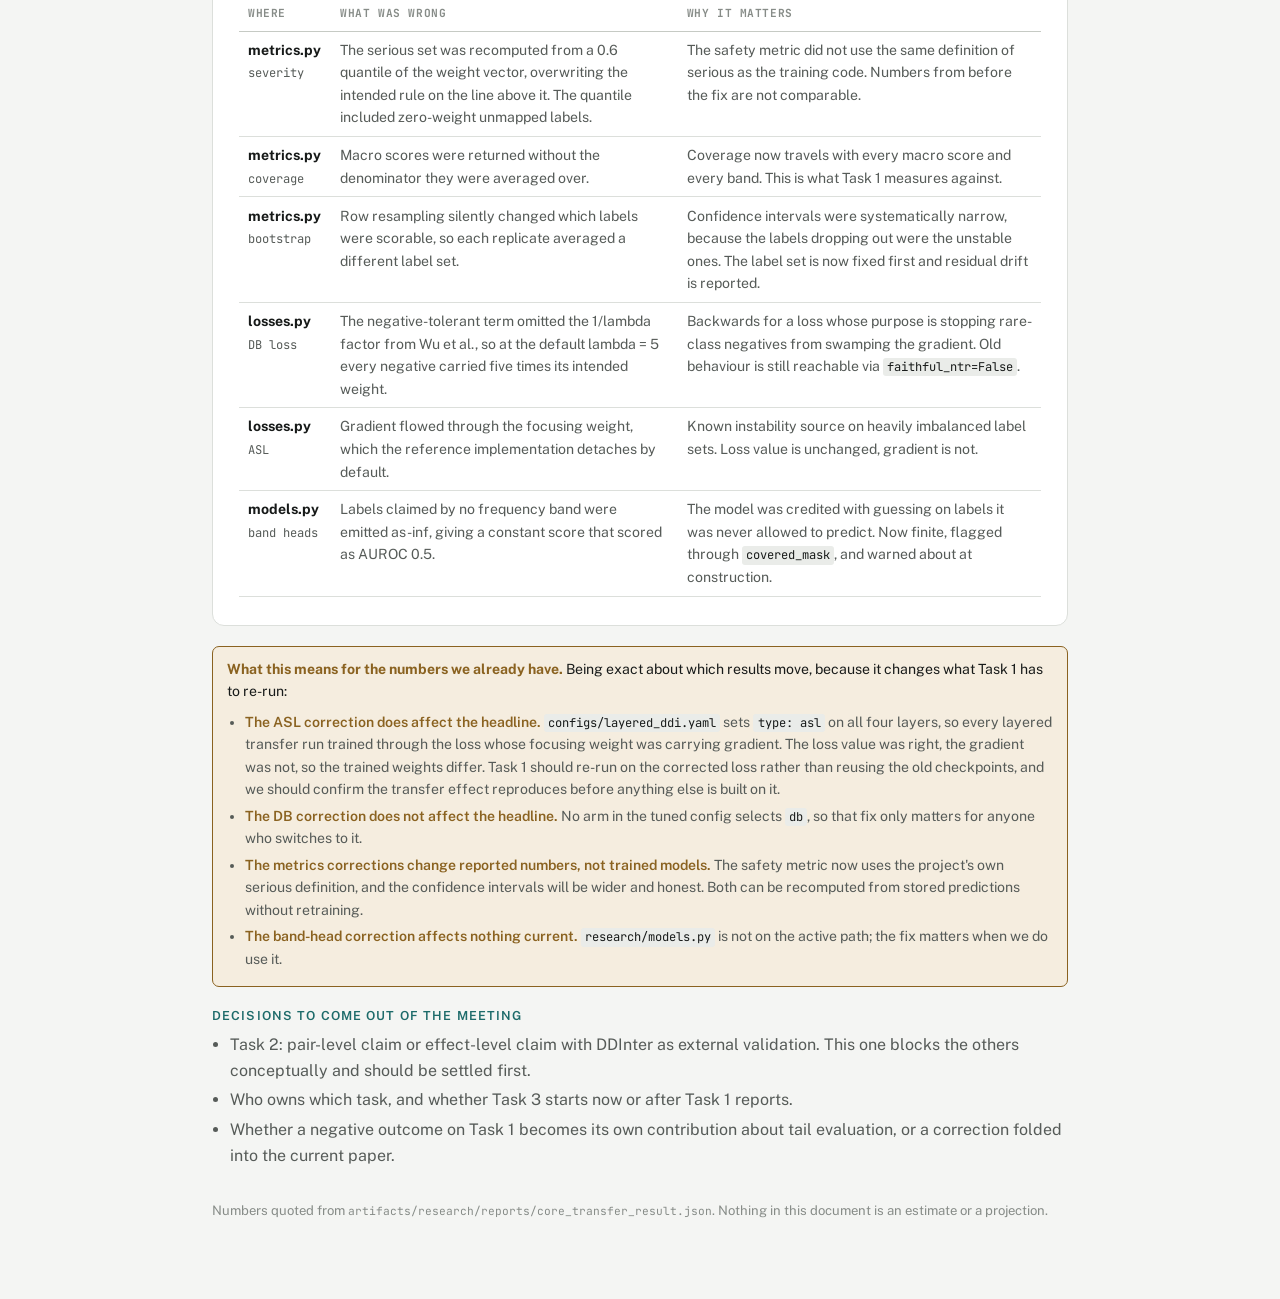
<file: research/ddi-agenda/index.html>
<!doctype html>
<html lang="en">
<head>
<meta charset="utf-8">
<meta name="viewport" content="width=device-width, initial-scale=1">
<meta name="robots" content="noindex, nofollow, noarchive">
<meta property="og:type" content="article">
<meta property="og:title" content="PrecisionDDI Research Agenda">
<meta property="og:description" content="Project status and the three separable tasks for the next phase of the DDI tail-transfer work.">
<meta property="og:url" content="https://kareemindata.github.io/research/ddi-agenda/">
<title>PrecisionDDI Research Agenda</title>
<link rel="preconnect" href="https://fonts.googleapis.com">
<link rel="preconnect" href="https://fonts.gstatic.com" crossorigin>
<link rel="stylesheet" href="https://fonts.googleapis.com/css2?family=Newsreader:ital,opsz,wght@0,6..72,400;0,6..72,600;1,6..72,400&family=Public+Sans:wght@400;500;600&family=JetBrains+Mono:wght@400;500&display=swap">
<style>
  :root{
    --bg:#F4F5F3; --surface:#FFFFFF; --surface-2:#EAECE9; --line:#DCDFDB; --line-2:#C6CAC4;
    --ink:#171A19; --muted:#565B58; --faint:#878C88;
    --accent:#1D6B6A; --accent-soft:#E2EFEE;
    --ok:#3D7A4E; --ok-soft:#E4F0E7;
    --warn:#8A6220; --warn-soft:#F5EDDF;
    --stop:#9B3B33; --stop-soft:#F6E6E4;
    --display:"Newsreader",Georgia,serif;
    --body:"Public Sans",-apple-system,BlinkMacSystemFont,sans-serif;
    --mono:"JetBrains Mono",ui-monospace,Consolas,monospace;
  }
  @media (prefers-color-scheme:dark){ :root:not([data-theme="light"]){
    --bg:#131614; --surface:#1B1F1D; --surface-2:#232825; --line:#2E3431; --line-2:#3C433F;
    --ink:#E9ECEA; --muted:#A0A6A2; --faint:#6E7470;
    --accent:#4FB3B0; --accent-soft:#122A29;
    --ok:#6FBE84; --ok-soft:#152318;
    --warn:#D3A055; --warn-soft:#26200F;
    --stop:#D97970; --stop-soft:#2A1614;
  }}
  :root[data-theme="dark"]{
    --bg:#131614; --surface:#1B1F1D; --surface-2:#232825; --line:#2E3431; --line-2:#3C433F;
    --ink:#E9ECEA; --muted:#A0A6A2; --faint:#6E7470;
    --accent:#4FB3B0; --accent-soft:#122A29;
    --ok:#6FBE84; --ok-soft:#152318;
    --warn:#D3A055; --warn-soft:#26200F;
    --stop:#D97970; --stop-soft:#2A1614;
  }
  :root[data-theme="light"]{
    --bg:#F4F5F3; --surface:#FFFFFF; --surface-2:#EAECE9; --line:#DCDFDB; --line-2:#C6CAC4;
    --ink:#171A19; --muted:#565B58; --faint:#878C88;
    --accent:#1D6B6A; --accent-soft:#E2EFEE;
    --ok:#3D7A4E; --ok-soft:#E4F0E7;
    --warn:#8A6220; --warn-soft:#F5EDDF;
    --stop:#9B3B33; --stop-soft:#F6E6E4;
  }
  *{box-sizing:border-box}
  body{margin:0;background:var(--bg);color:var(--ink);font-family:var(--body);
    line-height:1.6;-webkit-font-smoothing:antialiased;}
  .wrap{max-width:920px;margin:0 auto;padding:clamp(1.6rem,4vw,3.2rem) clamp(1.1rem,4vw,2rem) 4rem;}
  a{color:var(--accent)}
  h1{font-family:var(--display);font-weight:600;font-size:clamp(2rem,5vw,3rem);line-height:1.08;
    letter-spacing:-.015em;margin:0 0 .5rem;text-wrap:balance;}
  h2{font-family:var(--display);font-weight:600;font-size:clamp(1.35rem,2.8vw,1.8rem);
    line-height:1.15;margin:0 0 .4rem;letter-spacing:-.01em;text-wrap:balance;}
  h3{font-family:var(--body);font-weight:600;font-size:.78rem;text-transform:uppercase;
    letter-spacing:.09em;color:var(--accent);margin:1.2rem 0 .4rem;}
  p{margin:0 0 .85rem;color:var(--muted);}
  .sub{font-family:var(--display);font-style:italic;font-size:clamp(1rem,2vw,1.2rem);
    color:var(--muted);max-width:62ch;margin:0 0 1.6rem;}
  .ink{color:var(--ink)}
  ul{margin:0 0 .9rem;padding-left:1.1rem;color:var(--muted)}
  li{margin:.25rem 0}
  li b,p b{color:var(--ink);font-weight:600}
  code,.mono{font-family:var(--mono);font-size:.86em;}
  code{background:var(--surface-2);padding:.1em .35em;border-radius:3px;color:var(--ink);}

  .status{display:grid;grid-template-columns:repeat(3,1fr);gap:.8rem;margin:1.4rem 0 2.4rem;}
  @media (max-width:720px){.status{grid-template-columns:1fr}}
  .st{background:var(--surface);border:1px solid var(--line);border-radius:9px;padding:.9rem 1rem;
    border-left:3px solid var(--line-2);}
  .st.good{border-left-color:var(--ok)}
  .st.hard{border-left-color:var(--stop)}
  .st .lab{font-family:var(--mono);font-size:.7rem;letter-spacing:.06em;text-transform:uppercase;
    color:var(--faint);display:block;margin-bottom:.25rem;}
  .st .v{font-family:var(--display);font-size:1.5rem;font-weight:600;line-height:1.1;
    font-variant-numeric:tabular-nums;}
  .st.good .v{color:var(--ok)} .st.hard .v{color:var(--stop)}
  .st .d{font-size:.85rem;color:var(--muted);margin-top:.2rem;line-height:1.4;}

  .task{background:var(--surface);border:1px solid var(--line);border-radius:12px;
    padding:clamp(1.1rem,3vw,1.8rem);margin:0 0 1.4rem;}
  .task .head{display:flex;align-items:baseline;gap:.8rem;flex-wrap:wrap;margin-bottom:.2rem;}
  .tnum{font-family:var(--mono);font-size:.78rem;color:var(--accent);border:1px solid var(--accent);
    border-radius:4px;padding:.15rem .45rem;flex:none;}
  .pill{font-family:var(--mono);font-size:.7rem;letter-spacing:.04em;padding:.2rem .5rem;
    border-radius:4px;text-transform:uppercase;}
  .pill.p1{background:var(--stop-soft);color:var(--stop)}
  .pill.p2{background:var(--warn-soft);color:var(--warn)}
  .pill.p3{background:var(--accent-soft);color:var(--accent)}
  .why{font-family:var(--display);font-size:1.02rem;color:var(--ink);margin:.5rem 0 .2rem;}
  table{border-collapse:collapse;width:100%;font-size:.88rem;margin:.5rem 0 .2rem;}
  th,td{border-bottom:1px solid var(--line);padding:.45rem .6rem;text-align:left;vertical-align:top;color:var(--muted)}
  th{font-family:var(--mono);font-size:.7rem;text-transform:uppercase;letter-spacing:.05em;
    color:var(--faint);border-bottom:1px solid var(--line-2);}
  td b{color:var(--ink)}
  .risk{background:var(--warn-soft);border:1px solid var(--warn);border-radius:7px;
    padding:.7rem .9rem;font-size:.88rem;color:var(--ink);margin:.7rem 0 0;}
  .risk b{color:var(--warn)}
  .win{background:var(--ok-soft);border:1px solid var(--ok);border-radius:7px;
    padding:.7rem .9rem;font-size:.88rem;color:var(--ink);margin:.7rem 0 0;}
  .win b{color:var(--ok)}
  .fixes{background:var(--surface);border:1px solid var(--line);border-radius:12px;
    padding:clamp(1.1rem,3vw,1.6rem);}
  .fixes table td:first-child{white-space:nowrap}
  hr{border:none;border-top:1px solid var(--line);margin:2.6rem 0;}
  .foot{color:var(--faint);font-size:.82rem;margin-top:2rem;}
  @media (prefers-reduced-motion:reduce){*{transition:none!important}}
</style>
<style>img{max-width:100%}[hidden]{display:none!important}</style>
</head>
<body>


<div class="wrap">

  <h1>PrecisionDDI: the next three</h1>
  <p class="sub">Where the project stands, and the three separable pieces of work that decide how strong the paper gets. Prepared for the working session with Ayyat.</p>

  <div class="status">
    <div class="st good">
      <span class="lab">Settled result</span>
      <div class="v">0.75 to 0.83</div>
      <div class="d">Macro-AUROC on the serious-rare tail, warm split. Transfer vs isolation, 9 seeds, paired Wilcoxon p = 0.002.</div>
    </div>
    <div class="st good">
      <span class="lab">Mechanism isolated</span>
      <div class="v">Trunk reuse</div>
      <div class="d">The lift is the common head's trunk (p = 0.0098). Bias reset alone: not significant. Shared-representation co-training: not significant.</div>
    </div>
    <div class="st hard">
      <span class="lab">Documented boundary</span>
      <div class="v">~0.52</div>
      <div class="d">Novel-drug tail, four independent methods including target and mechanism features. A real limit, not a bug.</div>
    </div>
  </div>

  <p>The positive claim is in good shape and the negative boundary is unusually well established. What decides whether this lands in a strong venue is no longer the model. It is whether the headline number survives the honest metric, whether "serious" means anything clinically, and whether we open the one direction that is genuinely new. That is the three tasks below, and they are independent enough to run in parallel.</p>

  <hr>

  <!-- TASK 1 -->
  <div class="task">
    <div class="head">
      <span class="tnum">Task 1</span>
      <h2>Make the headline survive AP and full coverage</h2>
      <span class="pill p1">Highest risk to the claim</span>
    </div>
    <p class="why">The transfer lift is currently reported as macro-AUROC over 29% of the rare labels. Both halves of that sentence are attackable, and a reviewer will attack them together.</p>

    <h3>The two objections</h3>
    <ul>
      <li><b>AUROC is optimistic under extreme imbalance.</b> With a handful of positives against tens of thousands of negatives, AUROC can look strong while precision is near zero. Average precision is the metric that reflects what a pharmacovigilance user actually experiences.</li>
      <li><b>29% coverage.</b> The rare-band mean is taken over the minority of rare labels that had enough test positives to score. If the evaluable 29% are systematically the easier, more frequent end of the rare band, the reported lift is measured on the friendliest slice of the tail.</li>
    </ul>

    <h3>What to run</h3>
    <table>
      <tr><th>Step</th><th>Detail</th></tr>
      <tr><td><b>Re-report</b></td><td>Same 9-seed paired transfer vs isolation comparison, now reporting macro-AP next to macro-AUROC, using the corrected bootstrap (label set fixed before resampling).</td></tr>
      <tr><td><b>Coverage sweep</b></td><td>Recompute the lift as a function of the minimum-test-positives rule that defines "evaluable". Plot delta against coverage from the current 29% outward.</td></tr>
      <tr><td><b>Position check</b></td><td>Within the rare band, correlate per-label lift with the label's train frequency. If the lift concentrates at the frequent edge, say so explicitly.</td></tr>
    </table>

    <div class="win"><b>If it holds:</b> the claim becomes "transfer lifts the tail on the honest metric across coverage levels", which is a materially stronger sentence than the one we have now.</div>
    <div class="risk"><b>If it does not hold:</b> that is the finding, and it must be reported. A transfer effect that exists on AUROC but vanishes on AP is a real and publishable negative about how tail DDI work is evaluated. Either way we end up with something defensible, which is the point of running it first.</div>
  </div>

  <!-- TASK 2 -->
  <div class="task">
    <div class="head">
      <span class="tnum">Task 2</span>
      <h2>Ground "serious" in clinician severity, not keywords</h2>
      <span class="pill p2">Weakest link in the clinical claim</span>
    </div>
    <p class="why">Right now a side effect counts as serious because <code>severity.py</code> matched a keyword in its MedDRA term. Every clinical claim in the paper rests on that heuristic. DDInter, which carries clinician-assigned severity, is already sitting in the repo at <code>data/external/ddinter/</code>.</p>

    <h3>What to run</h3>
    <table>
      <tr><th>Step</th><th>Detail</th></tr>
      <tr><td><b>Map</b></td><td>Resolve DDInter drug pairs onto the TWOSIDES pair universe through the existing <code>drug_resolver</code>, and record the match rate honestly.</td></tr>
      <tr><td><b>Agree</b></td><td>Quantify agreement between the keyword heuristic and the clinical severity: confusion matrix and Cohen's kappa. This number goes in the paper whatever it is.</td></tr>
      <tr><td><b>Re-state</b></td><td>Re-run the serious-rare transfer result with the serious set defined clinically instead of by keyword, and compare the two versions of the claim side by side.</td></tr>
    </table>

    <div class="risk"><b>The real difficulty, worth the first ten minutes of the meeting:</b> DDInter severity is assigned to a drug <i>pair</i> (this combination is major or moderate), while our severity label is attached to a side <i>effect</i> (rhabdomyolysis is serious). These are not the same object and cannot be joined naively. Options are to define a pair-level serious outcome and reframe the claim at pair level, or to keep the effect-level claim and use DDInter only as external validation on the pairs where both exist. This choice changes what the paper claims, so it is a decision for the two of you, not something to settle in code.</div>
    <div class="win"><b>Payoff:</b> it converts "serious by our keyword rule" into "serious by clinician assignment", which is the difference between a methods paper and a clinically credible one.</div>
  </div>

  <!-- TASK 3 -->
  <div class="task">
    <div class="head">
      <span class="tnum">Task 3</span>
      <h2>Population localization of interaction risk</h2>
      <span class="pill p3">The genuinely new direction</span>
    </div>
    <p class="why">The one direction that is new rather than corrective, and it lives in the warm setting where the model demonstrably works. Question: for a known drug pair and a known adverse event, does the strength of the signal differ across populations by more than reporting volume explains?</p>

    <h3>Why it fits this project</h3>
    <ul>
      <li>It does not fight the cold-start boundary. It is a different problem: subgroup variation among <b>known</b> drugs, which is exactly where the model has signal.</li>
      <li>The disproportionality machinery is already built. <code>research/disproportionality.py</code> has PRR, ROR and the Bayesian IC with standard cutoffs, so the statistics exist and only the stratification is new.</li>
      <li>If it works it is a separate paper and a distinct research identity, not an increment on the current one.</li>
    </ul>

    <h3>What to run</h3>
    <table>
      <tr><th>Step</th><th>Detail</th></tr>
      <tr><td><b>Acquire</b></td><td>Raw FAERS quarterly files, which carry age, sex and reporting country. This is the actual work of the task.</td></tr>
      <tr><td><b>Stratify</b></td><td>Recompute the disproportionality statistics within subgroups for pairs that already show a signal overall.</td></tr>
      <tr><td><b>Control</b></td><td>Negative controls before any claim: pairs with no plausible subgroup mechanism must show no subgroup difference. Without this the whole result is reporting bias.</td></tr>
    </table>

    <div class="risk"><b>State the limits up front.</b> TWOSIDES as distributed is aggregated and carries no demographics, so this needs the raw FAERS files and is the only one of the three tasks with a data-acquisition dependency. Confounding is severe: country, age and sex all drive who reports what, not only who reacts to what. Any subgroup difference we find is a difference in <i>reporting</i> until the negative controls say otherwise. Ancestry is not in FAERS at all, so reporting country is a crude and contestable proxy and should be described as one.</div>
  </div>

  <hr>

  <h2>Code corrections already made</h2>
  <p>Five defects in the evaluation and loss layer, each of which was quietly moving a reported number. All 140 existing tests still pass, and 13 new tests pin these behaviours.</p>
  <div class="fixes">
    <table>
      <tr><th>Where</th><th>What was wrong</th><th>Why it matters</th></tr>
      <tr>
        <td><b>metrics.py</b><br><span class="mono">severity</span></td>
        <td>The serious set was recomputed from a 0.6 quantile of the weight vector, overwriting the intended rule on the line above it. The quantile included zero-weight unmapped labels.</td>
        <td>The safety metric did not use the same definition of serious as the training code. Numbers from before the fix are not comparable.</td>
      </tr>
      <tr>
        <td><b>metrics.py</b><br><span class="mono">coverage</span></td>
        <td>Macro scores were returned without the denominator they were averaged over.</td>
        <td>Coverage now travels with every macro score and every band. This is what Task 1 measures against.</td>
      </tr>
      <tr>
        <td><b>metrics.py</b><br><span class="mono">bootstrap</span></td>
        <td>Row resampling silently changed which labels were scorable, so each replicate averaged a different label set.</td>
        <td>Confidence intervals were systematically narrow, because the labels dropping out were the unstable ones. The label set is now fixed first and residual drift is reported.</td>
      </tr>
      <tr>
        <td><b>losses.py</b><br><span class="mono">DB loss</span></td>
        <td>The negative-tolerant term omitted the 1/lambda factor from Wu et al., so at the default lambda = 5 every negative carried five times its intended weight.</td>
        <td>Backwards for a loss whose purpose is stopping rare-class negatives from swamping the gradient. Old behaviour is still reachable via <code>faithful_ntr=False</code>.</td>
      </tr>
      <tr>
        <td><b>losses.py</b><br><span class="mono">ASL</span></td>
        <td>Gradient flowed through the focusing weight, which the reference implementation detaches by default.</td>
        <td>Known instability source on heavily imbalanced label sets. Loss value is unchanged, gradient is not.</td>
      </tr>
      <tr>
        <td><b>models.py</b><br><span class="mono">band heads</span></td>
        <td>Labels claimed by no frequency band were emitted as -inf, giving a constant score that scored as AUROC 0.5.</td>
        <td>The model was credited with guessing on labels it was never allowed to predict. Now finite, flagged through <code>covered_mask</code>, and warned about at construction.</td>
      </tr>
    </table>
  </div>

  <div class="risk" style="margin-top:1.2rem">
    <b>What this means for the numbers we already have.</b> Being exact about which results move, because it changes what Task 1 has to re-run:
    <ul style="margin-top:.5rem;margin-bottom:0">
      <li><b>The ASL correction does affect the headline.</b> <code>configs/layered_ddi.yaml</code> sets <code>type: asl</code> on all four layers, so every layered transfer run trained through the loss whose focusing weight was carrying gradient. The loss value was right, the gradient was not, so the trained weights differ. Task 1 should re-run on the corrected loss rather than reusing the old checkpoints, and we should confirm the transfer effect reproduces before anything else is built on it.</li>
      <li><b>The DB correction does not affect the headline.</b> No arm in the tuned config selects <code>db</code>, so that fix only matters for anyone who switches to it.</li>
      <li><b>The metrics corrections change reported numbers, not trained models.</b> The safety metric now uses the project's own serious definition, and the confidence intervals will be wider and honest. Both can be recomputed from stored predictions without retraining.</li>
      <li><b>The band-head correction affects nothing current.</b> <code>research/models.py</code> is not on the active path; the fix matters when we do use it.</li>
    </ul>
  </div>

  <h3>Decisions to come out of the meeting</h3>
  <ul>
    <li>Task 2: pair-level claim or effect-level claim with DDInter as external validation. This one blocks the others conceptually and should be settled first.</li>
    <li>Who owns which task, and whether Task 3 starts now or after Task 1 reports.</li>
    <li>Whether a negative outcome on Task 1 becomes its own contribution about tail evaluation, or a correction folded into the current paper.</li>
  </ul>

  <p class="foot">Numbers quoted from <span class="mono">artifacts/research/reports/core_transfer_result.json</span>. Nothing in this document is an estimate or a projection.</p>
</div>

</body>
</html>
</file>
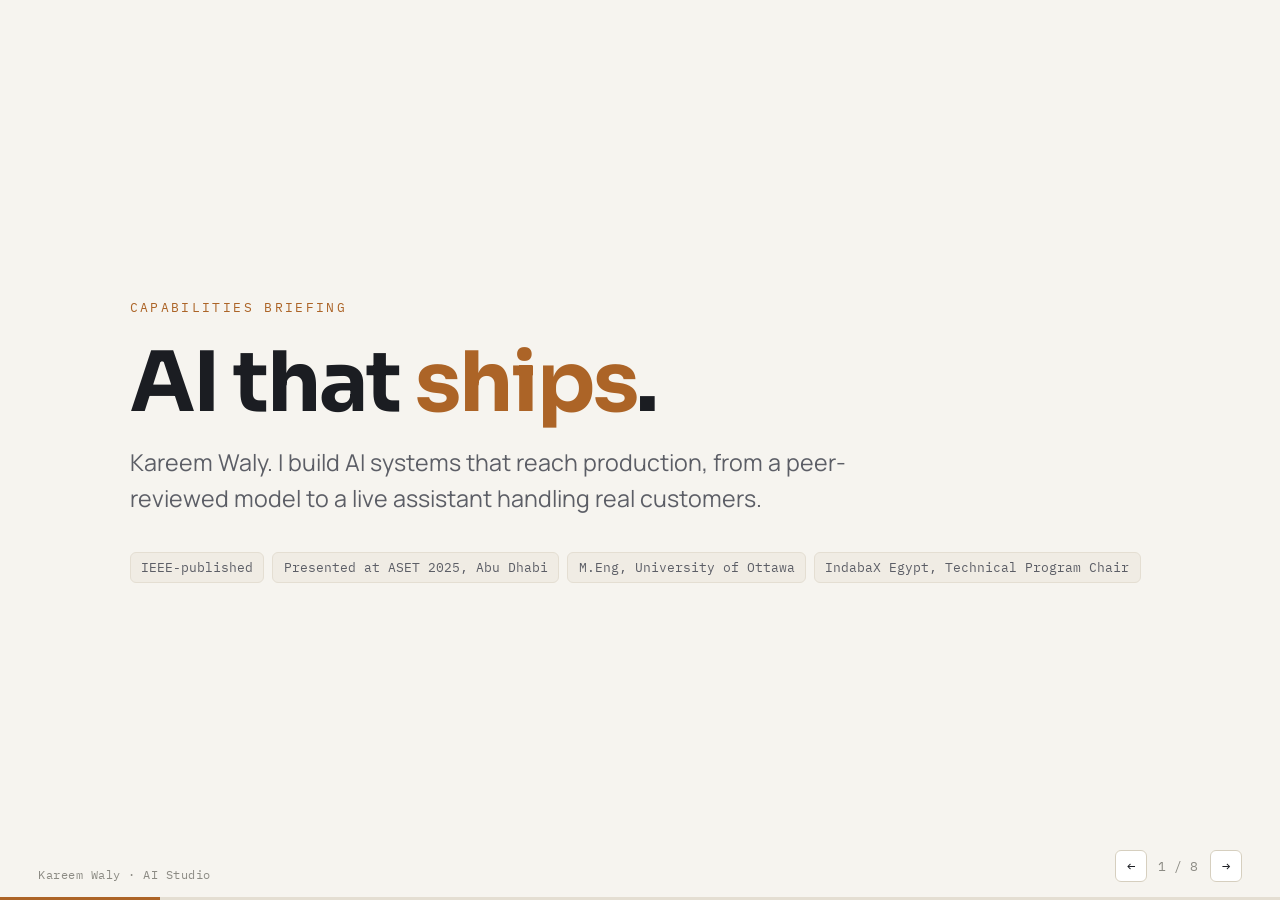
<file: studio/deck/index.html>
<!doctype html>
<html lang="en">
<head>
<meta charset="utf-8">
<meta name="viewport" content="width=device-width, initial-scale=1">
<meta name="robots" content="noindex, nofollow, noarchive">
<meta property="og:type" content="website">
<meta property="og:title" content="Waly AI - Capabilities Briefing">
<meta property="og:description" content="An eight-slide briefing on production AI systems, from published research to live deployments.">
<meta property="og:url" content="https://kareemindata.github.io/studio/deck/">
<meta name="twitter:card" content="summary">
<title>Waly AI Capabilities Briefing</title>
<link rel="preconnect" href="https://fonts.googleapis.com">
<link rel="preconnect" href="https://fonts.gstatic.com" crossorigin>
<link rel="stylesheet" href="https://fonts.googleapis.com/css2?family=Sora:wght@500;600;700&family=Manrope:wght@400;500;600&family=IBM+Plex+Mono:wght@400;500&display=swap">
<style>
  :root{
    --bg:#F6F4EF; --surface:#FFFFFF; --surface-2:#F0ECE4; --line:#E4DED2; --line-2:#D6CFBF;
    --ink:#1B1D22; --muted:#5C5E66; --faint:#8C8B84;
    --accent:#AC6427; --accent-soft:#F2E6D6; --on-accent:#FFFFFF;
    --display:"Sora",-apple-system,BlinkMacSystemFont,sans-serif;
    --body:"Manrope",-apple-system,BlinkMacSystemFont,sans-serif;
    --mono:"IBM Plex Mono",ui-monospace,Menlo,monospace;
  }
  @media (prefers-color-scheme:dark){ :root:not([data-theme="light"]){
    --bg:#131519; --surface:#1B1E24; --surface-2:#23272F; --line:#2C313A; --line-2:#3A404A;
    --ink:#ECEDEF; --muted:#A3A7AF; --faint:#70747C;
    --accent:#D48D46; --accent-soft:#241B12; --on-accent:#161309;
  }}
  :root[data-theme="dark"]{
    --bg:#131519; --surface:#1B1E24; --surface-2:#23272F; --line:#2C313A; --line-2:#3A404A;
    --ink:#ECEDEF; --muted:#A3A7AF; --faint:#70747C;
    --accent:#D48D46; --accent-soft:#241B12; --on-accent:#161309;
  }
  :root[data-theme="light"]{
    --bg:#F6F4EF; --surface:#FFFFFF; --surface-2:#F0ECE4; --line:#E4DED2; --line-2:#D6CFBF;
    --ink:#1B1D22; --muted:#5C5E66; --faint:#8C8B84;
    --accent:#AC6427; --accent-soft:#F2E6D6; --on-accent:#FFFFFF;
  }
  *{box-sizing:border-box}
  html,body{height:100%}
  body{margin:0;background:var(--bg);color:var(--ink);font-family:var(--body);
    -webkit-font-smoothing:antialiased;overflow:hidden;}
  .stage{height:100vh;display:flex;flex-direction:column;}
  .slide{flex:1;display:flex;flex-direction:column;justify-content:center;
    padding:clamp(2rem,6vw,5rem) clamp(1.5rem,7vw,6rem) clamp(4rem,8vw,6rem);
    max-width:1200px;margin:0 auto;width:100%;overflow-y:auto;}
  .slide[hidden]{display:none!important}
  .eyebrow{font-family:var(--mono);font-size:clamp(.7rem,1.1vw,.82rem);letter-spacing:.18em;
    text-transform:uppercase;color:var(--accent);margin:0 0 1.4rem;}
  h1{font-family:var(--display);font-weight:700;font-size:clamp(2.4rem,7vw,5.2rem);line-height:1.02;
    letter-spacing:-.025em;margin:0 0 1.2rem;text-wrap:balance;}
  h2{font-family:var(--display);font-weight:600;font-size:clamp(1.8rem,4.4vw,3.2rem);line-height:1.08;
    letter-spacing:-.02em;margin:0 0 1.4rem;text-wrap:balance;max-width:20ch;}
  h3{font-family:var(--display);font-weight:600;font-size:clamp(1.05rem,1.8vw,1.35rem);
    letter-spacing:-.01em;margin:0 0 .35rem;}
  p{color:var(--muted);font-size:clamp(1rem,1.6vw,1.25rem);line-height:1.55;max-width:58ch;margin:0 0 1rem;}
  .sub{font-size:clamp(1.05rem,2vw,1.45rem);}
  .accent{color:var(--accent);}
  .ink{color:var(--ink);}

  .cols{display:grid;grid-template-columns:1fr 1fr;gap:clamp(1.5rem,4vw,3.5rem);align-items:start;}
  .quad{display:grid;grid-template-columns:1fr 1fr;gap:clamp(.9rem,2vw,1.4rem);}
  .trio{display:grid;grid-template-columns:repeat(3,1fr);gap:clamp(.9rem,2vw,1.4rem);}
  @media (max-width:820px){ .cols,.quad,.trio{grid-template-columns:1fr;} }

  .box{background:var(--surface);border:1px solid var(--line);border-radius:12px;
    padding:clamp(1rem,2vw,1.5rem);}
  .box p{font-size:clamp(.9rem,1.35vw,1.02rem);margin:0;max-width:none;}
  .box .tagline{font-family:var(--mono);font-size:.72rem;letter-spacing:.06em;color:var(--accent);
    display:block;margin-bottom:.5rem;text-transform:uppercase;}

  .stats{display:grid;grid-template-columns:repeat(4,1fr);gap:clamp(1rem,3vw,2.4rem);margin-top:.5rem;}
  @media (max-width:820px){ .stats{grid-template-columns:1fr 1fr;} }
  .stat{border-top:2px solid var(--accent);padding-top:.8rem;}
  .stat .v{font-family:var(--display);font-weight:700;font-size:clamp(1.4rem,2.6vw,2.1rem);
    line-height:1.05;letter-spacing:-.02em;}
  .stat .l{color:var(--muted);font-size:clamp(.82rem,1.2vw,.95rem);margin-top:.3rem;line-height:1.4;}

  .list{list-style:none;padding:0;margin:0;display:flex;flex-direction:column;gap:.9rem;}
  .list li{display:flex;gap:.9rem;align-items:baseline;color:var(--muted);
    font-size:clamp(.95rem,1.5vw,1.15rem);line-height:1.5;}
  .list .k{font-family:var(--mono);color:var(--accent);font-size:.85em;flex:none;min-width:1.4em;}
  .list b{color:var(--ink);font-weight:600;}

  .chips{display:flex;flex-wrap:wrap;gap:.5rem;margin-top:1.2rem;}
  .chip{font-family:var(--mono);font-size:clamp(.72rem,1.1vw,.84rem);color:var(--muted);
    background:var(--surface-2);border:1px solid var(--line);border-radius:6px;padding:.35rem .65rem;}

  /* chrome */
  .bar{position:fixed;left:0;right:0;bottom:0;height:3px;background:var(--line);}
  .bar i{display:block;height:100%;background:var(--accent);transition:width .3s ease;}
  .nav{position:fixed;bottom:1.1rem;right:clamp(1rem,4vw,2.4rem);display:flex;align-items:center;
    gap:.7rem;font-family:var(--mono);font-size:.8rem;color:var(--faint);}
  .nav button{font-family:var(--mono);font-size:.85rem;background:var(--surface);color:var(--ink);
    border:1px solid var(--line-2);border-radius:6px;width:2rem;height:2rem;cursor:pointer;line-height:1;}
  .nav button:hover{border-color:var(--accent);color:var(--accent);}
  .nav button:focus-visible{outline:2px solid var(--accent);outline-offset:2px;}
  .brand{position:fixed;bottom:1.1rem;left:clamp(1rem,4vw,2.4rem);font-family:var(--mono);
    font-size:.78rem;color:var(--faint);letter-spacing:.04em;}
  @media (max-width:600px){ .brand{display:none} }
  @media (prefers-reduced-motion:reduce){ *{transition:none!important} }
</style>
<style>img{max-width:100%}[hidden]{display:none!important}</style>
</head>
<body>


<div class="stage">

  <!-- 1 -->
  <section class="slide">
    <p class="eyebrow">Capabilities briefing</p>
    <h1>AI that <span class="accent">ships</span>.</h1>
    <p class="sub">Kareem Waly. I build AI systems that reach production, from a peer-reviewed model to a live assistant handling real customers.</p>
    <div class="chips">
      <span class="chip">IEEE-published</span>
      <span class="chip">Presented at ASET 2025, Abu Dhabi</span>
      <span class="chip">M.Eng, University of Ottawa</span>
      <span class="chip">IndabaX Egypt, Technical Program Chair</span>
    </div>
  </section>

  <!-- 2 -->
  <section class="slide" hidden>
    <p class="eyebrow">The difference</p>
    <h2>Most vendors integrate an API. I build the model and the product.</h2>
    <div class="cols" style="margin-top:1rem">
      <div class="box">
        <span class="tagline">The research half</span>
        <h3>Published, peer-reviewed</h3>
        <p>Graph neural networks, multimodal systems, retrieval, healthcare AI. When your problem has no off-the-shelf answer, I can build one and defend it.</p>
      </div>
      <div class="box">
        <span class="tagline">The delivery half</span>
        <h3>Deployed, monitored, running</h3>
        <p>Production systems in industry and live commerce, from data pipeline through deployment. Research that stays in a notebook is worth nothing to you.</p>
      </div>
    </div>
  </section>

  <!-- 3 -->
  <section class="slide" hidden>
    <p class="eyebrow">Track record</p>
    <h2>Where the credibility comes from</h2>
    <div class="stats">
      <div class="stat"><div class="v">IEEE</div><div class="l">Peer-reviewed publication, presented at ASET 2025 in Abu Dhabi</div></div>
      <div class="stat"><div class="v">90%+</div><div class="l">Accuracy on a production language-ID system shipped in industry</div></div>
      <div class="stat"><div class="v">2M</div><div class="l">Records handled by a hybrid retrieval pipeline I designed</div></div>
      <div class="stat"><div class="v">33</div><div class="l">Students mentored through the AI education venture I co-founded</div></div>
    </div>
    <p style="margin-top:2rem">Technical Program Chair for IndabaX Egypt 2026. M.Eng from the University of Ottawa on a full scholarship. B.Sc. Computer Science, second in class.</p>
  </section>

  <!-- 4 -->
  <section class="slide" hidden>
    <p class="eyebrow">What I can deploy</p>
    <h2>Four solutions, already built</h2>
    <div class="quad">
      <div class="box">
        <span class="tagline">Commerce automation</span>
        <h3>Store &amp; DM Automation</h3>
        <p>A Messenger and Instagram assistant that answers, recommends, and takes orders around the clock, in Arabic and English.</p>
      </div>
      <div class="box">
        <span class="tagline">Customer intelligence</span>
        <h3>Segmentation &amp; Insight</h3>
        <p>Automatic classification from VIP to at-risk, with insight mined from the conversations you already have.</p>
      </div>
      <div class="box">
        <span class="tagline">Support that scales</span>
        <h3>Help Chat with Human Takeover</h3>
        <p>Knows your catalogue and the customer's cart, answers accurately, and hands sensitive cases to a person.</p>
      </div>
      <div class="box">
        <span class="tagline">Vision &amp; imaging</span>
        <h3>Computer Vision</h3>
        <p>Custom models with explainability built in, clinical and industrial, so a specialist can see why the model decided.</p>
      </div>
    </div>
  </section>

  <!-- 5 -->
  <section class="slide" hidden>
    <p class="eyebrow">Case study</p>
    <h2>Hamel El-Mesk</h2>
    <div class="cols">
      <div>
        <p>A growing perfume brand needed customer operations that could keep pace with demand. I built the AI layer that runs underneath the store.</p>
        <ul class="list" style="margin-top:1.4rem">
          <li><span class="k">01</span><span>Every customer <b>classified automatically</b>, so the team knows who to keep and who to win back</span></li>
          <li><span class="k">02</span><span>A <b>cart-aware assistant</b> that answers using the real catalogue and the customer's actual basket</span></li>
          <li><span class="k">03</span><span><b>Moderator takeover</b> the moment a case turns sensitive</span></li>
          <li><span class="k">04</span><span>An <b>encryption vault</b> whose keys stay with the owner, never on the server</span></li>
        </ul>
      </div>
      <div class="box" style="align-self:center">
        <span class="tagline">Outcome</span>
        <p style="font-size:clamp(1rem,1.6vw,1.2rem);color:var(--ink);font-weight:500">A store that understands its customers at scale, without giving up control or privacy.</p>
        <div class="chips">
          <span class="chip">Arabic-first</span>
          <span class="chip">live in production</span>
          <span class="chip">privacy by design</span>
        </div>
      </div>
    </div>
  </section>

  <!-- 6 -->
  <section class="slide" hidden>
    <p class="eyebrow">Proof of depth</p>
    <h2>When the problem needs real research</h2>
    <div class="quad">
      <div class="box">
        <span class="tagline">IEEE · Abu Dhabi</span>
        <h3>Drug-Interaction Prediction</h3>
        <p>A graph neural network predicting polypharmacy interactions, 96.4% top-1 on known drugs, with a live demo.</p>
      </div>
      <div class="box">
        <span class="tagline">Multimodal · EN + AR</span>
        <h3>Emotion &amp; Sentiment</h3>
        <p>Text, audio, and video fused for cross-lingual analysis, 80% across seven emotions, real-time.</p>
      </div>
      <div class="box">
        <span class="tagline">Retrieval</span>
        <h3>Hybrid RAG for Forensics</h3>
        <p>Dense and sparse retrieval with re-ranking over two million logs, an 18% retrieval gain.</p>
      </div>
      <div class="box">
        <span class="tagline">Clinical vision</span>
        <h3>Brain Tumour MRI Classifier</h3>
        <p>Transfer-learned CNN with Grad-CAM, so a radiologist can see the evidence behind each call.</p>
      </div>
    </div>
  </section>

  <!-- 7 -->
  <section class="slide" hidden>
    <p class="eyebrow">Engagement</p>
    <h2>Three ways this works</h2>
    <div class="trio">
      <div class="box">
        <span class="tagline">Fastest to value</span>
        <h3>Managed product</h3>
        <p>You run the automation as a subscription. I host, maintain, and improve it.</p>
      </div>
      <div class="box">
        <span class="tagline">Built for you</span>
        <h3>Custom build</h3>
        <p>A bespoke system end to end, for a problem that is specific to your business.</p>
      </div>
      <div class="box">
        <span class="tagline">Guidance</span>
        <h3>Advisory</h3>
        <p>Strategy and technical review for a team already building, from someone who has shipped.</p>
      </div>
    </div>
    <p style="margin-top:1.8rem">Scope, timeline, and price follow the problem. I would rather understand it first.</p>
  </section>

  <!-- 8 -->
  <section class="slide" hidden>
    <p class="eyebrow">Over to you</p>
    <h2>Three questions I would like to ask</h2>
    <ul class="list" style="margin-top:.5rem">
      <li><span class="k">01</span><span>What is the <b>most repetitive thing</b> your team does with customers every day?</span></li>
      <li><span class="k">02</span><span>Where do you <b>lose customers</b>, and do you know why?</span></li>
      <li><span class="k">03</span><span>What <b>data do you already have</b> that nobody is reading?</span></li>
    </ul>
    <p style="margin-top:2rem;color:var(--ink);font-weight:500">Tell me the problem. I will tell you honestly whether AI is the answer, or whether it is not.</p>
    <p class="mono" style="font-family:var(--mono);font-size:.9rem;color:var(--faint);margin-top:1rem">
      kareemindata.github.io &nbsp;·&nbsp; linkedin.com/in/kareemindata
    </p>
  </section>

</div>

<div class="brand">Kareem Waly · AI Studio</div>
<div class="nav">
  <button id="prev" aria-label="Previous slide">&#8592;</button>
  <span id="counter">1 / 8</span>
  <button id="next" aria-label="Next slide">&#8594;</button>
</div>
<div class="bar"><i id="prog" style="width:12.5%"></i></div>

<script>
  var slides = Array.prototype.slice.call(document.querySelectorAll('.slide'));
  var i = 0;
  var counter = document.getElementById('counter');
  var prog = document.getElementById('prog');

  function show(n){
    i = Math.max(0, Math.min(slides.length - 1, n));
    slides.forEach(function(s, k){ s.hidden = (k !== i); });
    counter.textContent = (i + 1) + ' / ' + slides.length;
    prog.style.width = ((i + 1) / slides.length * 100) + '%';
    slides[i].scrollTop = 0;
  }
  document.getElementById('next').addEventListener('click', function(){ show(i + 1); });
  document.getElementById('prev').addEventListener('click', function(){ show(i - 1); });
  document.addEventListener('keydown', function(e){
    if (e.key === 'ArrowRight' || e.key === 'PageDown' || e.key === ' ') { e.preventDefault(); show(i + 1); }
    if (e.key === 'ArrowLeft'  || e.key === 'PageUp')  { e.preventDefault(); show(i - 1); }
    if (e.key === 'Home') { show(0); }
    if (e.key === 'End')  { show(slides.length - 1); }
  });
  show(0);
</script>

</body>
</html>
</file>
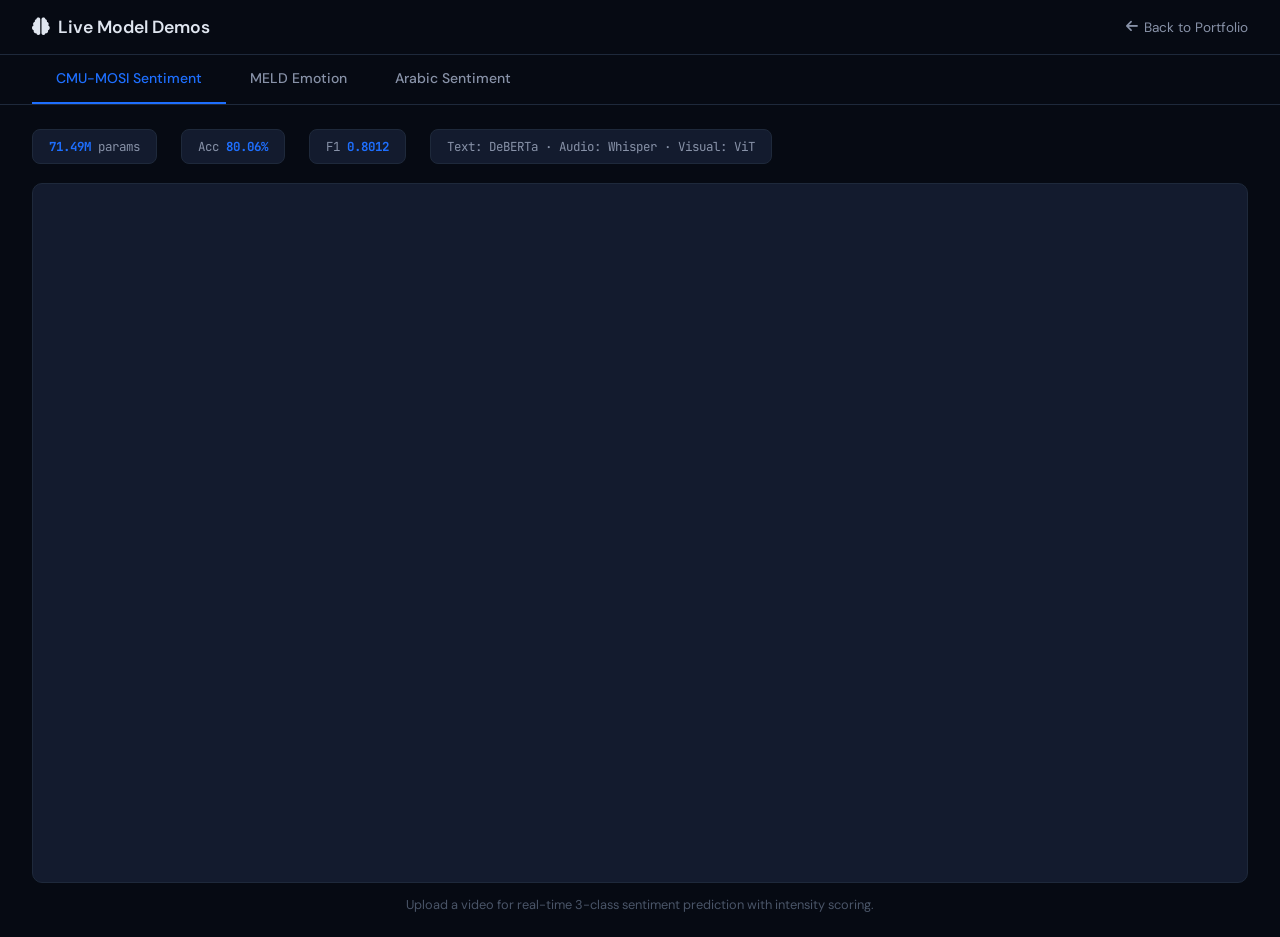
<file: demo.html>
<!DOCTYPE html>
<html lang="en">
<head>
<meta charset="UTF-8">
<meta name="viewport" content="width=device-width, initial-scale=1.0">
<title>Live Model Demos — Kareem Waly</title>
<link rel="preconnect" href="https://fonts.googleapis.com">
<link href="https://fonts.googleapis.com/css2?family=DM+Sans:wght@400;500;600;700&family=JetBrains+Mono:wght@400;500&display=swap" rel="stylesheet">
<link rel="stylesheet" href="https://cdnjs.cloudflare.com/ajax/libs/font-awesome/6.5.1/css/all.min.css">
<style>
*{margin:0;padding:0;box-sizing:border-box}
:root{--bg:#060a13;--card:#131b2e;--border:#1e293b;--accent:#1e6fff;--text:#e0e6f0;--text2:#8892a8;--muted:#4a5568}
body{font-family:'DM Sans',sans-serif;background:var(--bg);color:var(--text);min-height:100vh}
a{color:var(--accent);text-decoration:none}
.top-bar{display:flex;align-items:center;justify-content:space-between;padding:1rem 2rem;border-bottom:1px solid var(--border)}
.top-bar h1{font-size:1.1rem;font-weight:600}
.top-bar a{font-size:.85rem;display:inline-flex;align-items:center;gap:.4rem;color:var(--text2)}
.top-bar a:hover{color:var(--text)}
.tabs{display:flex;gap:0;border-bottom:1px solid var(--border);padding:0 2rem;overflow-x:auto}
.tab{padding:.9rem 1.5rem;font-size:.875rem;font-weight:500;color:var(--text2);cursor:pointer;border-bottom:2px solid transparent;transition:.2s;white-space:nowrap}
.tab:hover{color:var(--text)}
.tab.active{color:var(--accent);border-bottom-color:var(--accent)}
.panel{display:none;padding:1.5rem 2rem}
.panel.active{display:block}
.model-info{display:flex;gap:1.5rem;margin-bottom:1.2rem;flex-wrap:wrap}
.info-chip{background:var(--card);border:1px solid var(--border);border-radius:8px;padding:.5rem 1rem;font-family:'JetBrains Mono',monospace;font-size:.78rem;color:var(--text2)}
.info-chip strong{color:var(--accent)}
.space-frame{width:100%;height:700px;border:1px solid var(--border);border-radius:10px;overflow:hidden;background:var(--card)}
.space-frame iframe{width:100%;height:100%;border:none}
.note{font-size:.8rem;color:var(--muted);margin-top:.8rem;text-align:center}
@media(max-width:600px){.model-info{flex-direction:column}.space-frame{height:500px}.tab{padding:.7rem 1rem;font-size:.8rem}}
</style>
</head>
<body>

<div class="top-bar">
  <h1><i class="fas fa-brain"></i> &nbsp;Live Model Demos</h1>
  <a href="index.html"><i class="fas fa-arrow-left"></i> Back to Portfolio</a>
</div>

<div class="tabs">
  <div class="tab active" onclick="show(0)">CMU-MOSI Sentiment</div>
  <div class="tab" onclick="show(1)">MELD Emotion</div>
  <div class="tab" onclick="show(2)">Arabic Sentiment</div>
</div>

<div class="panel active" id="p0">
  <div class="model-info">
    <div class="info-chip"><strong>71.49M</strong> params</div>
    <div class="info-chip">Acc <strong>80.06%</strong></div>
    <div class="info-chip">F1 <strong>0.8012</strong></div>
    <div class="info-chip">Text: DeBERTa · Audio: Whisper · Visual: ViT</div>
  </div>
  <div class="space-frame">
    <iframe src="https://kareem-khaled-mosi-sentiment.hf.space" loading="lazy" title="CMU-MOSI Sentiment Demo"></iframe>
  </div>
  <p class="note">Upload a video for real-time 3-class sentiment prediction with intensity scoring.</p>
</div>

<div class="panel" id="p1">
  <div class="model-info">
    <div class="info-chip"><strong>1.99M</strong> params</div>
    <div class="info-chip">Emotion <strong>62.87%</strong></div>
    <div class="info-chip">Sentiment <strong>68.93%</strong></div>
    <div class="info-chip">Audio: MFCC · Text: BERT · Visual: CNN</div>
  </div>
  <div class="space-frame">
    <iframe src="https://kareem-khaled-meld-emotion.hf.space" loading="lazy" title="MELD Emotion Demo"></iframe>
  </div>
  <p class="note">Upload a video for 7-emotion classification + 3-class sentiment analysis.</p>
</div>

<div class="panel" id="p2">
  <div class="model-info">
    <div class="info-chip"><strong>Arabic</strong> BERT + MFCC + PCA Video</div>
    <div class="info-chip">Acc <strong>39.68%</strong></div>
    <div class="info-chip">288 train samples</div>
  </div>
  <div class="space-frame">
    <iframe src="https://kareem-khaled-arabic-sentiment.hf.space" loading="lazy" title="Arabic Sentiment Demo"></iframe>
  </div>
  <p class="note">Keyword-based simulation — model weights pending retraining.</p>
</div>

<script>
function show(i){
  document.querySelectorAll('.tab').forEach((t,j)=>t.classList.toggle('active',j===i));
  document.querySelectorAll('.panel').forEach((p,j)=>p.classList.toggle('active',j===i));
}
</script>
</body>
</html>
</file>
